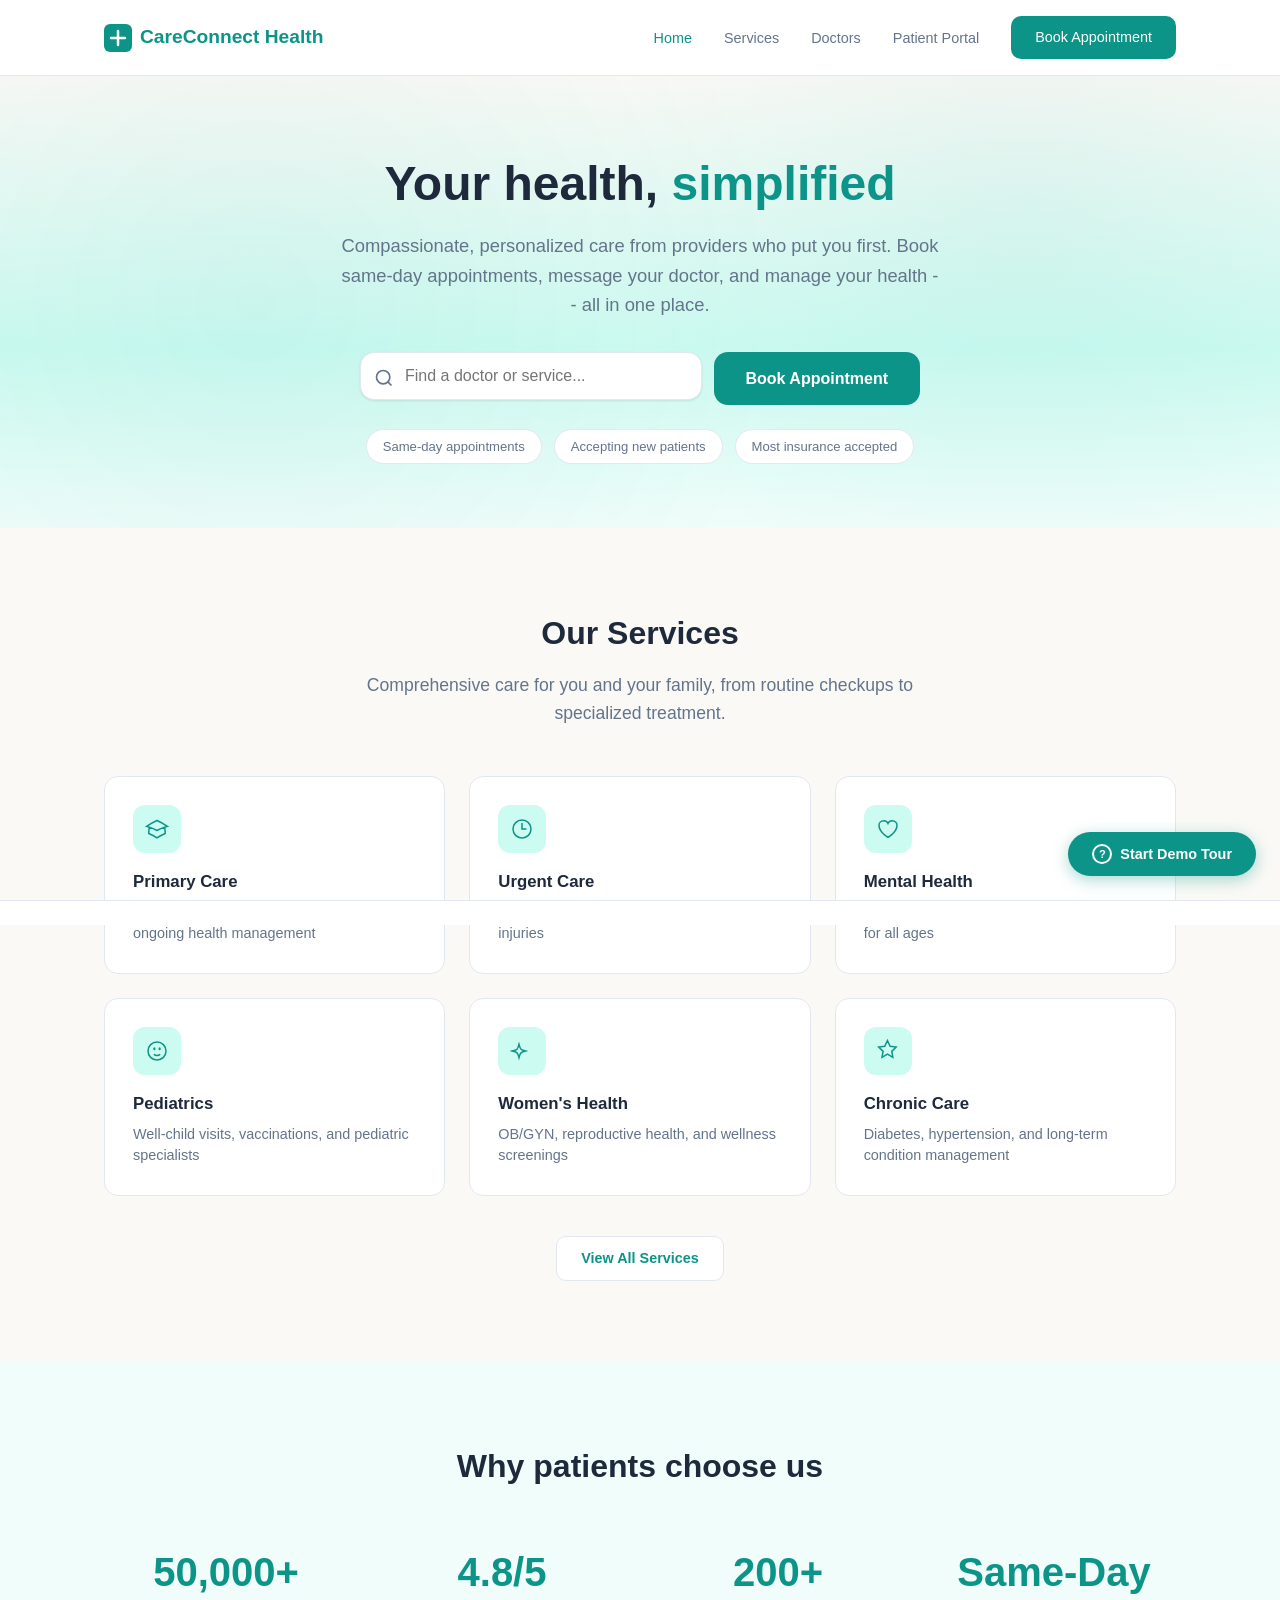
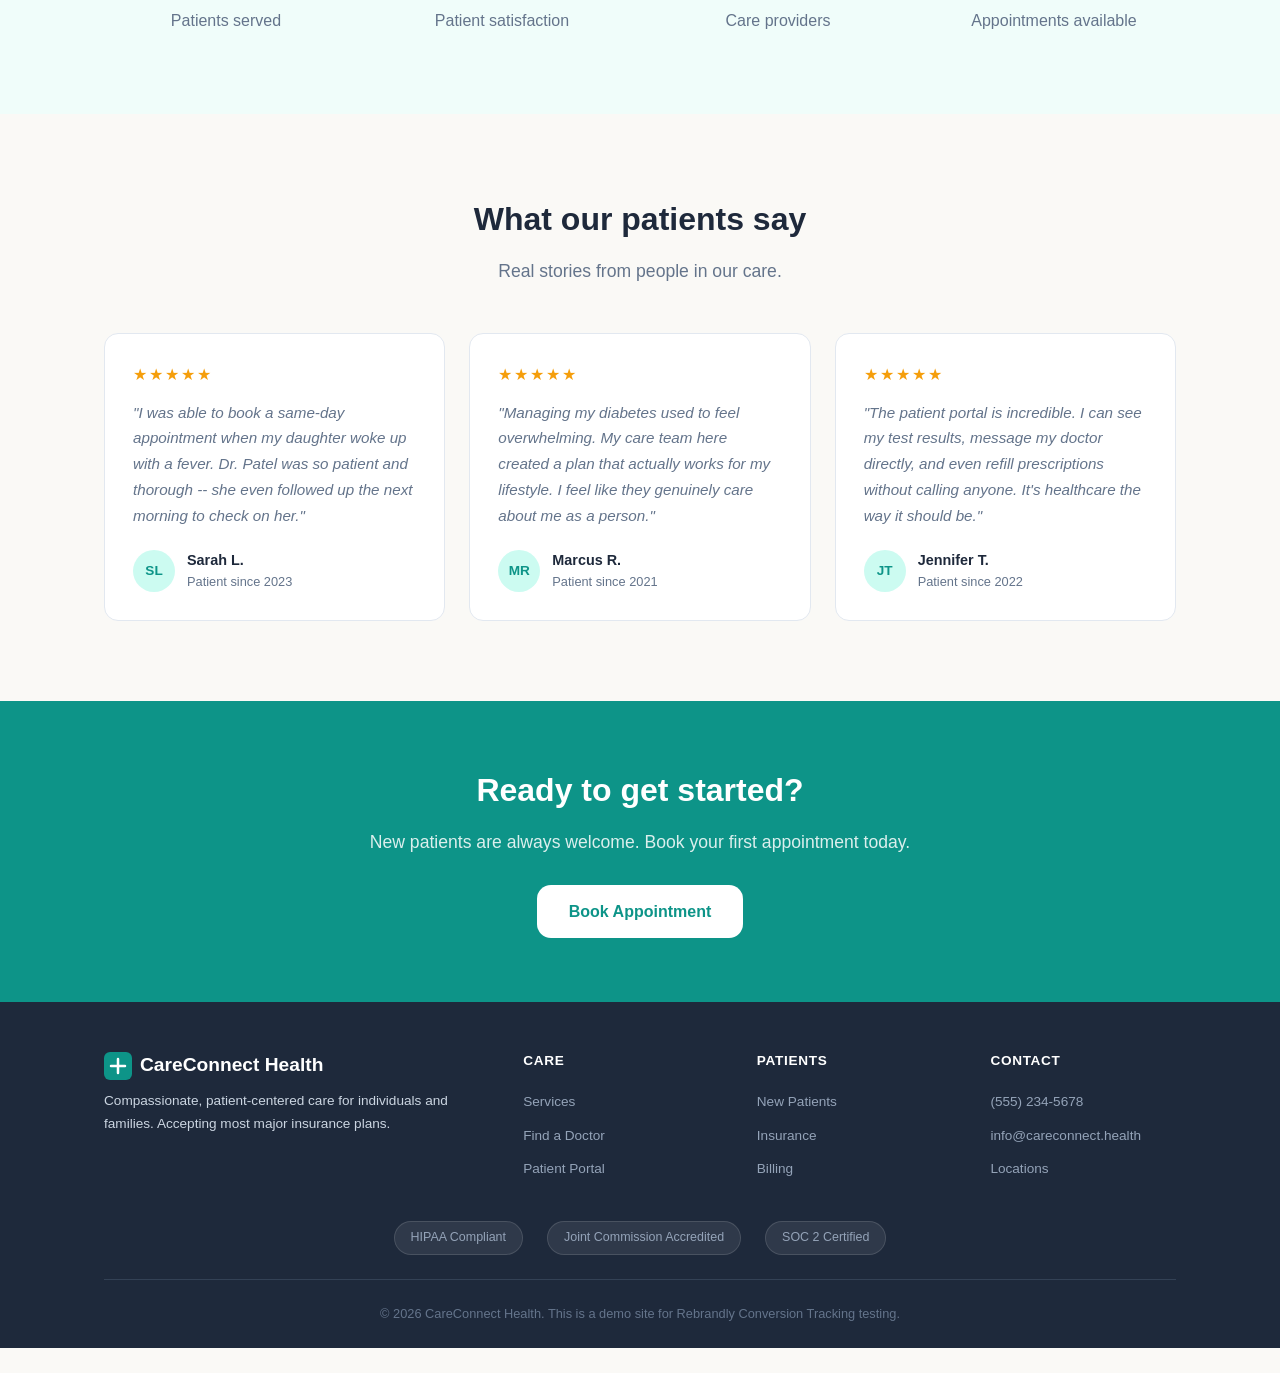
<file: index.html>
<!DOCTYPE html>
<html lang="en">
<head>
  <meta charset="UTF-8">
  <meta name="viewport" content="width=device-width, initial-scale=1.0">
  <title>CareConnect Health - Your Health, Simplified</title>
  <link rel="stylesheet" href="style.css">
  <link rel="stylesheet" href="tour.css">
  <!-- REBRANDLY CONVERSION TRACKING -->
  <script src="https://track.rebrandly.click/sdk/latest/rbly.min.js" data-api-key="433200b2fd6141da82f1bd3d49b8dce8"></script>
</head>
<body>

  <!-- Nav -->
  <nav class="nav">
    <div class="container">
      <a href="index.html" class="nav-logo">
        <svg viewBox="0 0 28 28" fill="none"><rect width="28" height="28" rx="6" fill="#0d9488"/><path d="M14 7v14M7 14h14" stroke="#fff" stroke-width="2.5" stroke-linecap="round"/></svg>
        CareConnect Health
      </a>
      <ul class="nav-links">
        <li><a href="index.html" class="active">Home</a></li>
        <li><a href="services.html">Services</a></li>
        <li><a href="doctors.html">Doctors</a></li>
        <li><a href="patient-portal.html">Patient Portal</a></li>
        <li><a href="signup.html" class="btn btn-primary">Book Appointment</a></li>
      </ul>
    </div>
  </nav>

  <!-- Hero -->
  <section class="hero">
    <div class="container">
      <div class="hero-content">
        <h1>Your health, <span>simplified</span></h1>
        <p>Compassionate, personalized care from providers who put you first. Book same-day appointments, message your doctor, and manage your health -- all in one place.</p>
        <div class="hero-search">
          <div class="search-input-wrapper">
            <svg class="search-icon" viewBox="0 0 24 24" fill="none" stroke="currentColor" stroke-width="2"><circle cx="11" cy="11" r="8"/><path d="M21 21l-4.35-4.35"/></svg>
            <input type="text" class="search-input" placeholder="Find a doctor or service..." disabled>
          </div>
          <a href="signup.html" class="btn btn-primary btn-large">Book Appointment</a>
        </div>
        <div class="hero-badges">
          <span class="hero-badge">Same-day appointments</span>
          <span class="hero-badge">Accepting new patients</span>
          <span class="hero-badge">Most insurance accepted</span>
        </div>
      </div>
    </div>
  </section>

  <!-- Services Overview -->
  <section class="section" id="services-section">
    <div class="container">
      <div class="section-header">
        <h2>Our Services</h2>
        <p>Comprehensive care for you and your family, from routine checkups to specialized treatment.</p>
      </div>
      <div class="services-grid">
        <a href="services.html" class="service-card">
          <div class="service-icon">
            <svg viewBox="0 0 24 24" fill="none" stroke="currentColor" stroke-width="1.5"><path d="M4.26 10.147a60.436 60.436 0 00-.491 6.347A48.627 48.627 0 0112 20.904a48.627 48.627 0 018.232-4.41 60.46 60.46 0 00-.491-6.347m-15.482 0a50.57 50.57 0 00-2.658-.813A59.905 59.905 0 0112 3.493a59.902 59.902 0 0110.399 5.84c-.896.248-1.783.52-2.658.814m-15.482 0A50.697 50.697 0 0112 13.489a50.702 50.702 0 017.74-3.342"/></svg>
          </div>
          <h3>Primary Care</h3>
          <p>Annual physicals, wellness visits, and ongoing health management</p>
        </a>
        <a href="services.html" class="service-card">
          <div class="service-icon">
            <svg viewBox="0 0 24 24" fill="none" stroke="currentColor" stroke-width="1.5"><path d="M12 6v6h4.5m4.5 0a9 9 0 11-18 0 9 9 0 0118 0z"/></svg>
          </div>
          <h3>Urgent Care</h3>
          <p>Walk-in care for non-emergency illness and injuries</p>
        </a>
        <a href="services.html" class="service-card">
          <div class="service-icon">
            <svg viewBox="0 0 24 24" fill="none" stroke="currentColor" stroke-width="1.5"><path d="M21 8.25c0-2.485-2.099-4.5-4.688-4.5-1.935 0-3.597 1.126-4.312 2.733-.715-1.607-2.377-2.733-4.313-2.733C5.1 3.75 3 5.765 3 8.25c0 7.22 9 12 9 12s9-4.78 9-12z"/></svg>
          </div>
          <h3>Mental Health</h3>
          <p>Therapy, counseling, and psychiatric care for all ages</p>
        </a>
        <a href="services.html" class="service-card">
          <div class="service-icon">
            <svg viewBox="0 0 24 24" fill="none" stroke="currentColor" stroke-width="1.5"><path d="M15.182 15.182a4.5 4.5 0 01-6.364 0M21 12a9 9 0 11-18 0 9 9 0 0118 0zM9.75 9.75c0 .414-.168.75-.375.75S9 10.164 9 9.75 9.168 9 9.375 9s.375.336.375.75zm-.375 0h.008v.015h-.008V9.75zm5.625 0c0 .414-.168.75-.375.75s-.375-.336-.375-.75.168-.75.375-.75.375.336.375.75zm-.375 0h.008v.015h-.008V9.75z"/></svg>
          </div>
          <h3>Pediatrics</h3>
          <p>Well-child visits, vaccinations, and pediatric specialists</p>
        </a>
        <a href="services.html" class="service-card">
          <div class="service-icon">
            <svg viewBox="0 0 24 24" fill="none" stroke="currentColor" stroke-width="1.5"><path d="M9.813 15.904L9 18.75l-.813-2.846a4.5 4.5 0 00-3.09-3.09L2.25 12l2.846-.813a4.5 4.5 0 003.09-3.09L9 5.25l.813 2.846a4.5 4.5 0 003.09 3.09L15.75 12l-2.846.813a4.5 4.5 0 00-3.09 3.09z"/></svg>
          </div>
          <h3>Women's Health</h3>
          <p>OB/GYN, reproductive health, and wellness screenings</p>
        </a>
        <a href="services.html" class="service-card">
          <div class="service-icon">
            <svg viewBox="0 0 24 24" fill="none" stroke="currentColor" stroke-width="1.5"><path d="M11.42 15.17l-5.384 3.174 1.028-5.992-4.356-4.246 6.018-.874L11.42 1.5l2.692 5.732 6.018.874-4.356 4.246 1.028 5.992z"/></svg>
          </div>
          <h3>Chronic Care</h3>
          <p>Diabetes, hypertension, and long-term condition management</p>
        </a>
      </div>
      <div class="section-footer">
        <a href="services.html" class="btn btn-secondary">View All Services</a>
      </div>
    </div>
  </section>

  <!-- Stats -->
  <section class="section section-alt">
    <div class="container">
      <div class="section-header">
        <h2>Why patients choose us</h2>
      </div>
      <div class="stats-row">
        <div class="stat">
          <h3>50,000+</h3>
          <p>Patients served</p>
        </div>
        <div class="stat">
          <h3>4.8/5</h3>
          <p>Patient satisfaction</p>
        </div>
        <div class="stat">
          <h3>200+</h3>
          <p>Care providers</p>
        </div>
        <div class="stat">
          <h3>Same-Day</h3>
          <p>Appointments available</p>
        </div>
      </div>
    </div>
  </section>

  <!-- Testimonials -->
  <section class="section">
    <div class="container">
      <div class="section-header">
        <h2>What our patients say</h2>
        <p>Real stories from people in our care.</p>
      </div>
      <div class="testimonial-grid">
        <div class="testimonial-card">
          <div class="testimonial-stars">
            <span>&#9733;</span><span>&#9733;</span><span>&#9733;</span><span>&#9733;</span><span>&#9733;</span>
          </div>
          <blockquote>"I was able to book a same-day appointment when my daughter woke up with a fever. Dr. Patel was so patient and thorough -- she even followed up the next morning to check on her."</blockquote>
          <div class="testimonial-author">
            <div class="testimonial-avatar">SL</div>
            <div>
              <div class="testimonial-name">Sarah L.</div>
              <div class="testimonial-role">Patient since 2023</div>
            </div>
          </div>
        </div>
        <div class="testimonial-card">
          <div class="testimonial-stars">
            <span>&#9733;</span><span>&#9733;</span><span>&#9733;</span><span>&#9733;</span><span>&#9733;</span>
          </div>
          <blockquote>"Managing my diabetes used to feel overwhelming. My care team here created a plan that actually works for my lifestyle. I feel like they genuinely care about me as a person."</blockquote>
          <div class="testimonial-author">
            <div class="testimonial-avatar">MR</div>
            <div>
              <div class="testimonial-name">Marcus R.</div>
              <div class="testimonial-role">Patient since 2021</div>
            </div>
          </div>
        </div>
        <div class="testimonial-card">
          <div class="testimonial-stars">
            <span>&#9733;</span><span>&#9733;</span><span>&#9733;</span><span>&#9733;</span><span>&#9733;</span>
          </div>
          <blockquote>"The patient portal is incredible. I can see my test results, message my doctor directly, and even refill prescriptions without calling anyone. It's healthcare the way it should be."</blockquote>
          <div class="testimonial-author">
            <div class="testimonial-avatar">JT</div>
            <div>
              <div class="testimonial-name">Jennifer T.</div>
              <div class="testimonial-role">Patient since 2022</div>
            </div>
          </div>
        </div>
      </div>
    </div>
  </section>

  <!-- CTA -->
  <section class="cta-banner">
    <div class="container">
      <h2>Ready to get started?</h2>
      <p>New patients are always welcome. Book your first appointment today.</p>
      <a href="signup.html" class="btn btn-primary btn-large">Book Appointment</a>
    </div>
  </section>

  <!-- Footer -->
  <footer class="footer">
    <div class="container">
      <div class="footer-grid">
        <div class="footer-brand">
          <div class="nav-logo" style="color:#fff;">
            <svg viewBox="0 0 28 28" fill="none"><rect width="28" height="28" rx="6" fill="#0d9488"/><path d="M14 7v14M7 14h14" stroke="#fff" stroke-width="2.5" stroke-linecap="round"/></svg>
            CareConnect Health
          </div>
          <p>Compassionate, patient-centered care for individuals and families. Accepting most major insurance plans.</p>
        </div>
        <div>
          <h4>Care</h4>
          <ul>
            <li><a href="services.html">Services</a></li>
            <li><a href="doctors.html">Find a Doctor</a></li>
            <li><a href="patient-portal.html">Patient Portal</a></li>
          </ul>
        </div>
        <div>
          <h4>Patients</h4>
          <ul>
            <li><a href="signup.html">New Patients</a></li>
            <li><a href="#">Insurance</a></li>
            <li><a href="#">Billing</a></li>
          </ul>
        </div>
        <div>
          <h4>Contact</h4>
          <ul>
            <li><a href="#">(555) 234-5678</a></li>
            <li><a href="#">info@careconnect.health</a></li>
            <li><a href="#">Locations</a></li>
          </ul>
        </div>
      </div>
      <div class="footer-trust">
        <span class="trust-badge">HIPAA Compliant</span>
        <span class="trust-badge">Joint Commission Accredited</span>
        <span class="trust-badge">SOC 2 Certified</span>
      </div>
      <div class="footer-bottom">
        &copy; 2026 CareConnect Health. This is a demo site for Rebrandly Conversion Tracking testing.
      </div>
    </div>
  </footer>

  <script src="app.js"></script>
  <script src="tour.js"></script>
</body>
</html>
</file>
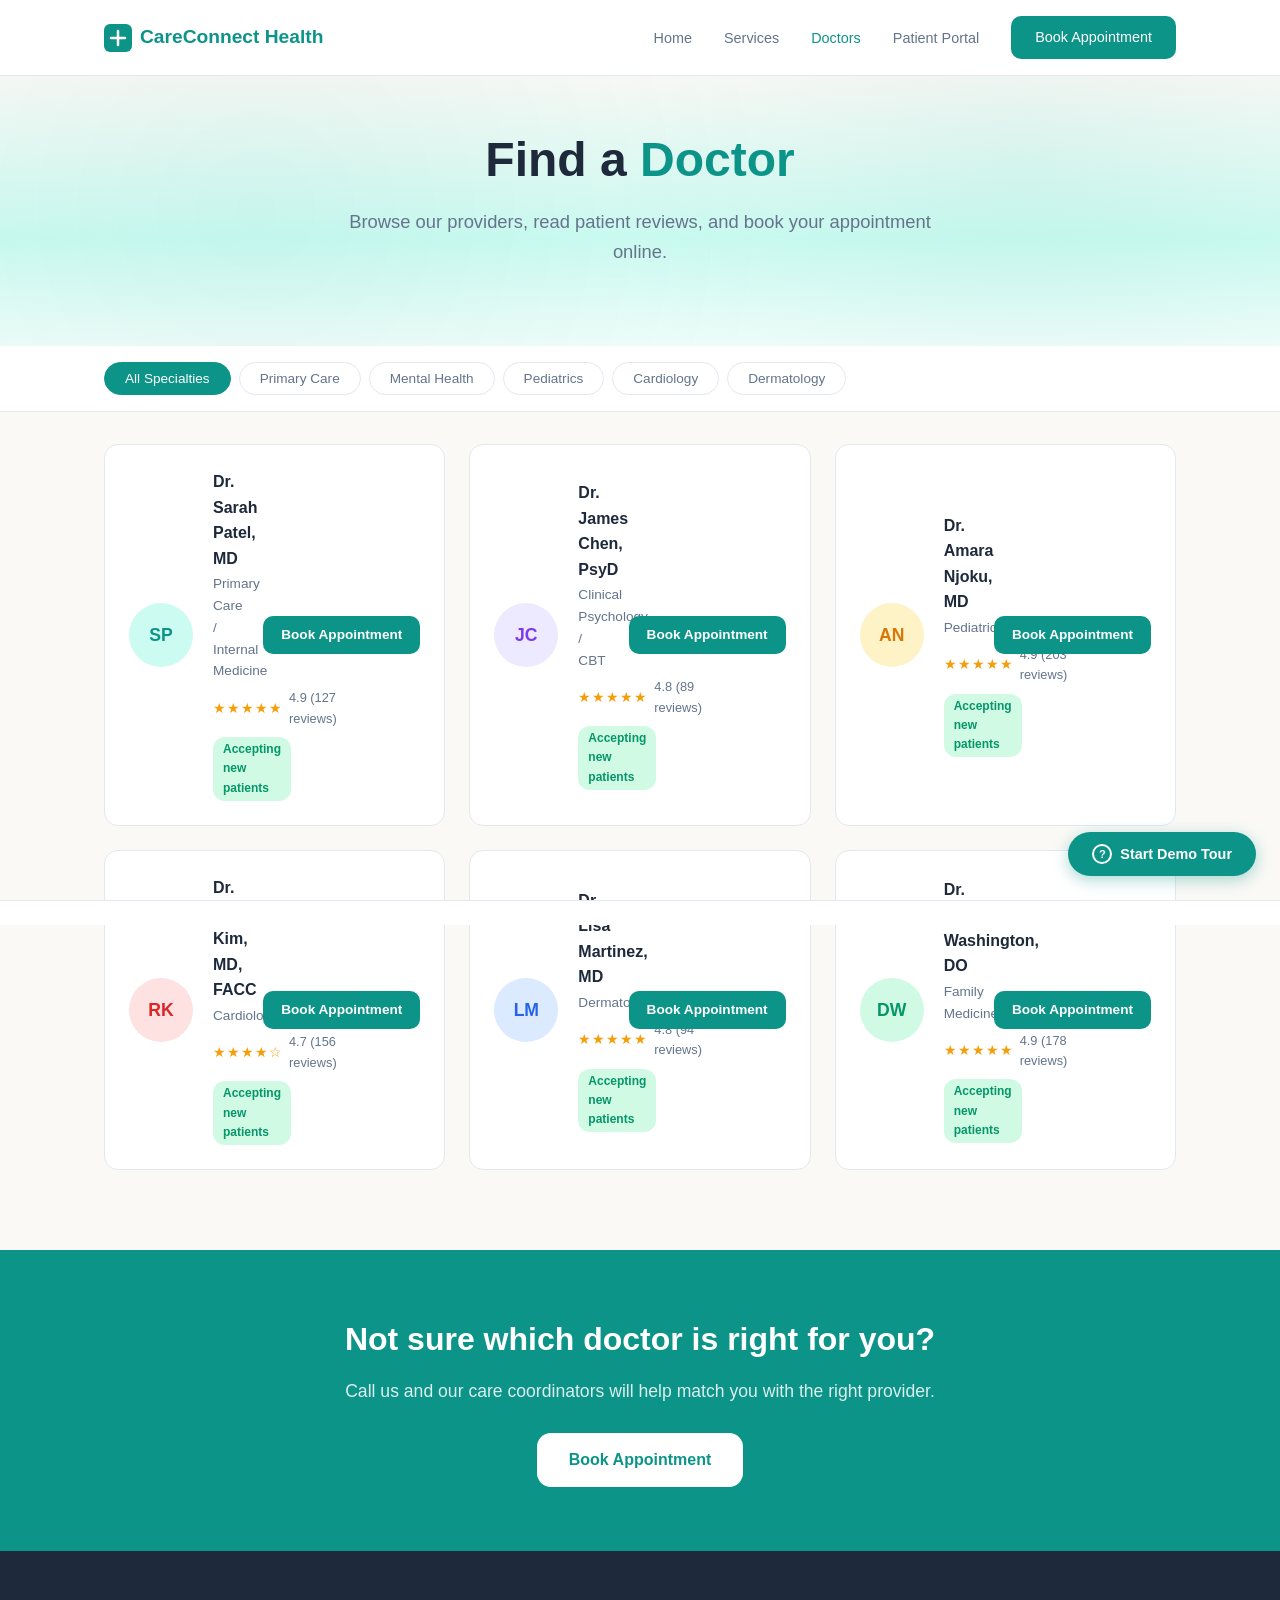
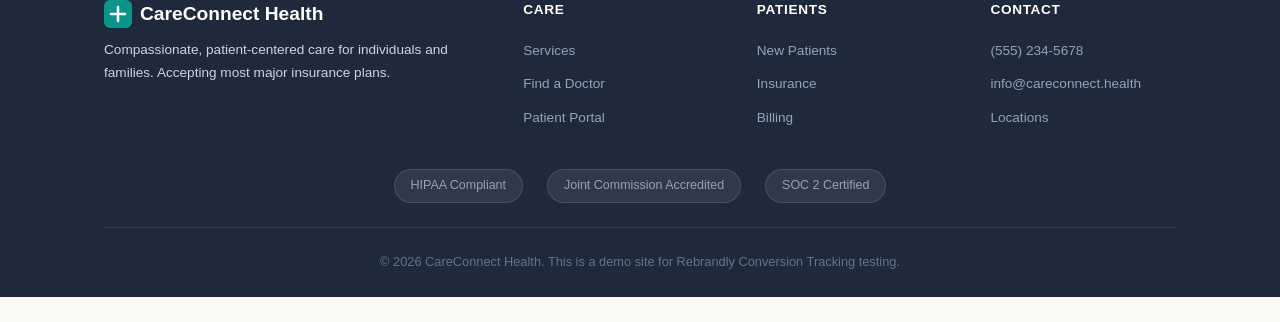
<file: doctors.html>
<!DOCTYPE html>
<html lang="en">
<head>
  <meta charset="UTF-8">
  <meta name="viewport" content="width=device-width, initial-scale=1.0">
  <title>Find a Doctor - CareConnect Health</title>
  <link rel="stylesheet" href="style.css">
  <link rel="stylesheet" href="tour.css">
  <!-- REBRANDLY CONVERSION TRACKING -->
  <script src="https://track.rebrandly.click/sdk/latest/rbly.min.js" data-api-key="433200b2fd6141da82f1bd3d49b8dce8"></script>
</head>
<body>

  <!-- Nav -->
  <nav class="nav">
    <div class="container">
      <a href="index.html" class="nav-logo">
        <svg viewBox="0 0 28 28" fill="none"><rect width="28" height="28" rx="6" fill="#0d9488"/><path d="M14 7v14M7 14h14" stroke="#fff" stroke-width="2.5" stroke-linecap="round"/></svg>
        CareConnect Health
      </a>
      <ul class="nav-links">
        <li><a href="index.html">Home</a></li>
        <li><a href="services.html">Services</a></li>
        <li><a href="doctors.html" class="active">Doctors</a></li>
        <li><a href="patient-portal.html">Patient Portal</a></li>
        <li><a href="signup.html" class="btn btn-primary">Book Appointment</a></li>
      </ul>
    </div>
  </nav>

  <!-- Hero -->
  <section class="hero hero-compact">
    <div class="container">
      <h1>Find a <span>Doctor</span></h1>
      <p>Browse our providers, read patient reviews, and book your appointment online.</p>
    </div>
  </section>

  <!-- Filter Bar -->
  <section class="filter-section">
    <div class="container">
      <div class="filter-bar" id="doctor-filters">
        <button class="filter-btn active" data-filter="all">All Specialties</button>
        <button class="filter-btn" data-filter="primary-care">Primary Care</button>
        <button class="filter-btn" data-filter="mental-health">Mental Health</button>
        <button class="filter-btn" data-filter="pediatrics">Pediatrics</button>
        <button class="filter-btn" data-filter="cardiology">Cardiology</button>
        <button class="filter-btn" data-filter="dermatology">Dermatology</button>
      </div>
    </div>
  </section>

  <!-- Doctor Cards -->
  <section class="section" style="padding-top: 32px;">
    <div class="container">
      <div class="doctors-grid" id="doctors-grid">

        <div class="doctor-card" data-specialty="primary-care">
          <div class="doctor-avatar" style="background-color: #ccfbf1; color: #0d9488;">SP</div>
          <div class="doctor-info">
            <h3>Dr. Sarah Patel, MD</h3>
            <p class="doctor-specialty">Primary Care / Internal Medicine</p>
            <div class="doctor-rating">
              <span class="stars">&#9733;&#9733;&#9733;&#9733;&#9733;</span>
              <span class="rating-text">4.9 (127 reviews)</span>
            </div>
            <span class="doctor-badge accepting">Accepting new patients</span>
          </div>
          <a href="signup.html" class="btn btn-primary btn-small">Book Appointment</a>
        </div>

        <div class="doctor-card" data-specialty="mental-health">
          <div class="doctor-avatar" style="background-color: #ede9fe; color: #7c3aed;">JC</div>
          <div class="doctor-info">
            <h3>Dr. James Chen, PsyD</h3>
            <p class="doctor-specialty">Clinical Psychology / CBT</p>
            <div class="doctor-rating">
              <span class="stars">&#9733;&#9733;&#9733;&#9733;&#9733;</span>
              <span class="rating-text">4.8 (89 reviews)</span>
            </div>
            <span class="doctor-badge accepting">Accepting new patients</span>
          </div>
          <a href="signup.html" class="btn btn-primary btn-small">Book Appointment</a>
        </div>

        <div class="doctor-card" data-specialty="pediatrics">
          <div class="doctor-avatar" style="background-color: #fef3c7; color: #d97706;">AN</div>
          <div class="doctor-info">
            <h3>Dr. Amara Njoku, MD</h3>
            <p class="doctor-specialty">Pediatrics</p>
            <div class="doctor-rating">
              <span class="stars">&#9733;&#9733;&#9733;&#9733;&#9733;</span>
              <span class="rating-text">4.9 (203 reviews)</span>
            </div>
            <span class="doctor-badge accepting">Accepting new patients</span>
          </div>
          <a href="signup.html" class="btn btn-primary btn-small">Book Appointment</a>
        </div>

        <div class="doctor-card" data-specialty="cardiology">
          <div class="doctor-avatar" style="background-color: #fee2e2; color: #dc2626;">RK</div>
          <div class="doctor-info">
            <h3>Dr. Robert Kim, MD, FACC</h3>
            <p class="doctor-specialty">Cardiology</p>
            <div class="doctor-rating">
              <span class="stars">&#9733;&#9733;&#9733;&#9733;&#9734;</span>
              <span class="rating-text">4.7 (156 reviews)</span>
            </div>
            <span class="doctor-badge accepting">Accepting new patients</span>
          </div>
          <a href="signup.html" class="btn btn-primary btn-small">Book Appointment</a>
        </div>

        <div class="doctor-card" data-specialty="dermatology">
          <div class="doctor-avatar" style="background-color: #dbeafe; color: #2563eb;">LM</div>
          <div class="doctor-info">
            <h3>Dr. Lisa Martinez, MD</h3>
            <p class="doctor-specialty">Dermatology</p>
            <div class="doctor-rating">
              <span class="stars">&#9733;&#9733;&#9733;&#9733;&#9733;</span>
              <span class="rating-text">4.8 (94 reviews)</span>
            </div>
            <span class="doctor-badge accepting">Accepting new patients</span>
          </div>
          <a href="signup.html" class="btn btn-primary btn-small">Book Appointment</a>
        </div>

        <div class="doctor-card" data-specialty="primary-care">
          <div class="doctor-avatar" style="background-color: #d1fae5; color: #059669;">DW</div>
          <div class="doctor-info">
            <h3>Dr. David Washington, DO</h3>
            <p class="doctor-specialty">Family Medicine</p>
            <div class="doctor-rating">
              <span class="stars">&#9733;&#9733;&#9733;&#9733;&#9733;</span>
              <span class="rating-text">4.9 (178 reviews)</span>
            </div>
            <span class="doctor-badge accepting">Accepting new patients</span>
          </div>
          <a href="signup.html" class="btn btn-primary btn-small">Book Appointment</a>
        </div>

      </div>
    </div>
  </section>

  <!-- CTA -->
  <section class="cta-banner">
    <div class="container">
      <h2>Not sure which doctor is right for you?</h2>
      <p>Call us and our care coordinators will help match you with the right provider.</p>
      <a href="signup.html" class="btn btn-primary btn-large">Book Appointment</a>
    </div>
  </section>

  <!-- Footer -->
  <footer class="footer">
    <div class="container">
      <div class="footer-grid">
        <div class="footer-brand">
          <div class="nav-logo" style="color:#fff;">
            <svg viewBox="0 0 28 28" fill="none"><rect width="28" height="28" rx="6" fill="#0d9488"/><path d="M14 7v14M7 14h14" stroke="#fff" stroke-width="2.5" stroke-linecap="round"/></svg>
            CareConnect Health
          </div>
          <p>Compassionate, patient-centered care for individuals and families. Accepting most major insurance plans.</p>
        </div>
        <div>
          <h4>Care</h4>
          <ul>
            <li><a href="services.html">Services</a></li>
            <li><a href="doctors.html">Find a Doctor</a></li>
            <li><a href="patient-portal.html">Patient Portal</a></li>
          </ul>
        </div>
        <div>
          <h4>Patients</h4>
          <ul>
            <li><a href="signup.html">New Patients</a></li>
            <li><a href="#">Insurance</a></li>
            <li><a href="#">Billing</a></li>
          </ul>
        </div>
        <div>
          <h4>Contact</h4>
          <ul>
            <li><a href="#">(555) 234-5678</a></li>
            <li><a href="#">info@careconnect.health</a></li>
            <li><a href="#">Locations</a></li>
          </ul>
        </div>
      </div>
      <div class="footer-trust">
        <span class="trust-badge">HIPAA Compliant</span>
        <span class="trust-badge">Joint Commission Accredited</span>
        <span class="trust-badge">SOC 2 Certified</span>
      </div>
      <div class="footer-bottom">
        &copy; 2026 CareConnect Health. This is a demo site for Rebrandly Conversion Tracking testing.
      </div>
    </div>
  </footer>

  <script src="app.js"></script>
  <script src="tour.js"></script>
</body>
</html>
</file>
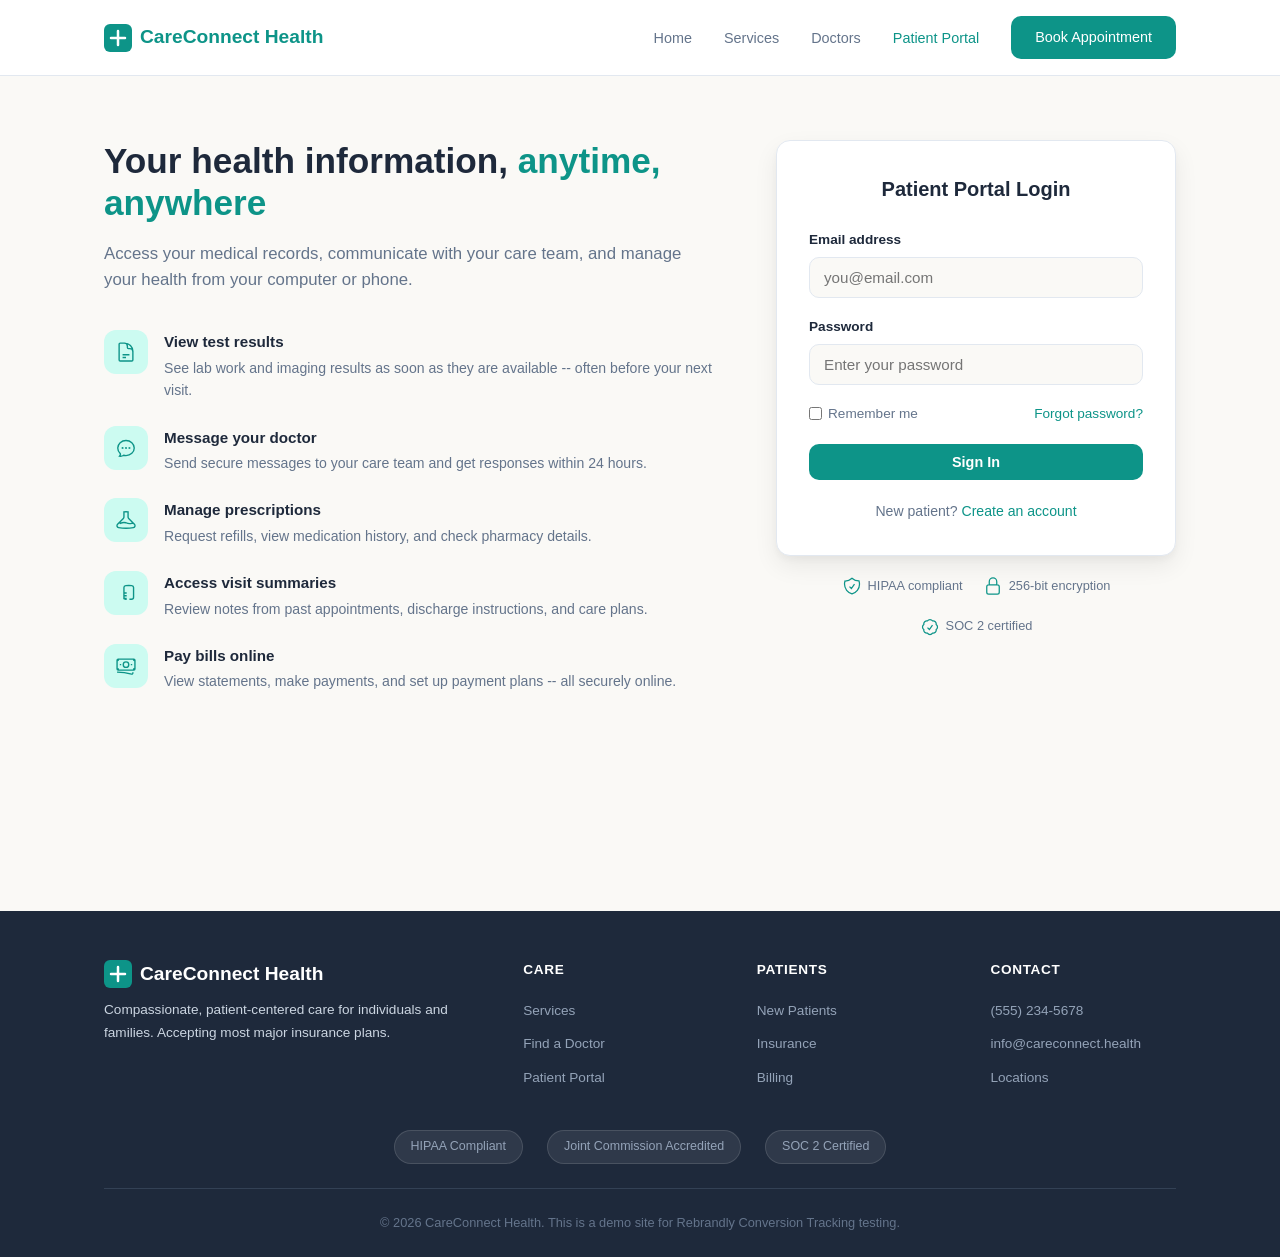
<file: patient-portal.html>
<!DOCTYPE html>
<html lang="en">
<head>
  <meta charset="UTF-8">
  <meta name="viewport" content="width=device-width, initial-scale=1.0">
  <title>Patient Portal - CareConnect Health</title>
  <link rel="stylesheet" href="style.css">
  <link rel="stylesheet" href="tour.css">
  <!-- REBRANDLY CONVERSION TRACKING -->
  <script src="https://track.rebrandly.click/sdk/latest/rbly.min.js" data-api-key="433200b2fd6141da82f1bd3d49b8dce8"></script>
</head>
<body>

  <!-- Nav -->
  <nav class="nav">
    <div class="container">
      <a href="index.html" class="nav-logo">
        <svg viewBox="0 0 28 28" fill="none"><rect width="28" height="28" rx="6" fill="#0d9488"/><path d="M14 7v14M7 14h14" stroke="#fff" stroke-width="2.5" stroke-linecap="round"/></svg>
        CareConnect Health
      </a>
      <ul class="nav-links">
        <li><a href="index.html">Home</a></li>
        <li><a href="services.html">Services</a></li>
        <li><a href="doctors.html">Doctors</a></li>
        <li><a href="patient-portal.html" class="active">Patient Portal</a></li>
        <li><a href="signup.html" class="btn btn-primary">Book Appointment</a></li>
      </ul>
    </div>
  </nav>

  <!-- Portal Section -->
  <section class="portal-page">
    <div class="container">
      <div class="portal-layout">

        <!-- Left: Benefits -->
        <div class="portal-benefits">
          <h1>Your health information, <span>anytime, anywhere</span></h1>
          <p>Access your medical records, communicate with your care team, and manage your health from your computer or phone.</p>

          <div class="benefit-list">
            <div class="benefit-item">
              <div class="benefit-icon">
                <svg viewBox="0 0 24 24" fill="none" stroke="currentColor" stroke-width="1.5"><path d="M19.5 14.25v-2.625a3.375 3.375 0 00-3.375-3.375h-1.5A1.125 1.125 0 0113.5 7.125v-1.5a3.375 3.375 0 00-3.375-3.375H8.25m0 12.75h7.5m-7.5 3H12M10.5 2.25H5.625c-.621 0-1.125.504-1.125 1.125v17.25c0 .621.504 1.125 1.125 1.125h12.75c.621 0 1.125-.504 1.125-1.125V11.25a9 9 0 00-9-9z"/></svg>
              </div>
              <div>
                <h3>View test results</h3>
                <p>See lab work and imaging results as soon as they are available -- often before your next visit.</p>
              </div>
            </div>
            <div class="benefit-item">
              <div class="benefit-icon">
                <svg viewBox="0 0 24 24" fill="none" stroke="currentColor" stroke-width="1.5"><path d="M8.625 12a.375.375 0 11-.75 0 .375.375 0 01.75 0zm0 0H8.25m4.125 0a.375.375 0 11-.75 0 .375.375 0 01.75 0zm0 0H12m4.125 0a.375.375 0 11-.75 0 .375.375 0 01.75 0zm0 0h-.375M21 12c0 4.556-4.03 8.25-9 8.25a9.764 9.764 0 01-2.555-.337A5.972 5.972 0 015.41 20.97a5.969 5.969 0 01-.474-.065 4.48 4.48 0 00.978-2.025c.09-.457-.133-.901-.467-1.226C3.93 16.178 3 14.189 3 12c0-4.556 4.03-8.25 9-8.25s9 3.694 9 8.25z"/></svg>
              </div>
              <div>
                <h3>Message your doctor</h3>
                <p>Send secure messages to your care team and get responses within 24 hours.</p>
              </div>
            </div>
            <div class="benefit-item">
              <div class="benefit-icon">
                <svg viewBox="0 0 24 24" fill="none" stroke="currentColor" stroke-width="1.5"><path d="M9.75 3.104v5.714a2.25 2.25 0 01-.659 1.591L5 14.5M9.75 3.104c-.251.023-.501.05-.75.082m.75-.082a24.301 24.301 0 014.5 0m0 0v5.714c0 .597.237 1.17.659 1.591L19.8 15.3M14.25 3.104c.251.023.501.05.75.082M19.8 15.3l-1.57.393A9.065 9.065 0 0112 15a9.065 9.065 0 00-6.23.693L5 14.5m14.8.8l1.402 1.402c1.232 1.232.65 3.318-1.067 3.611A48.309 48.309 0 0112 21c-2.773 0-5.491-.235-8.135-.687-1.718-.293-2.3-2.379-1.067-3.61L5 14.5"/></svg>
              </div>
              <div>
                <h3>Manage prescriptions</h3>
                <p>Request refills, view medication history, and check pharmacy details.</p>
              </div>
            </div>
            <div class="benefit-item">
              <div class="benefit-icon">
                <svg viewBox="0 0 24 24" fill="none" stroke="currentColor" stroke-width="1.5"><path d="M9 12h3.75M9 15h3.75M9 18h3.75m3 .75H18a2.25 2.25 0 002.25-2.25V6.108c0-1.135-.845-2.098-1.976-2.192a48.424 48.424 0 00-6.548 0c-1.131.094-1.976 1.057-1.976 2.192V16.5A2.25 2.25 0 0012 18.75h.75"/></svg>
              </div>
              <div>
                <h3>Access visit summaries</h3>
                <p>Review notes from past appointments, discharge instructions, and care plans.</p>
              </div>
            </div>
            <div class="benefit-item">
              <div class="benefit-icon">
                <svg viewBox="0 0 24 24" fill="none" stroke="currentColor" stroke-width="1.5"><path d="M2.25 18.75a60.07 60.07 0 0115.797 2.101c.727.198 1.453-.342 1.453-1.096V18.75M3.75 4.5v.75A.75.75 0 013 6h-.75m0 0v-.375c0-.621.504-1.125 1.125-1.125H20.25M2.25 6v9m18-10.5v.75c0 .414.336.75.75.75h.75m-1.5-1.5h.375c.621 0 1.125.504 1.125 1.125v9.75c0 .621-.504 1.125-1.125 1.125h-.375m1.5-1.5H21a.75.75 0 00-.75.75v.75m0 0H3.75m0 0h-.375a1.125 1.125 0 01-1.125-1.125V15m1.5 1.5v-.75A.75.75 0 003 15h-.75M15 10.5a3 3 0 11-6 0 3 3 0 016 0zm3 0h.008v.008H18V10.5zm-12 0h.008v.008H6V10.5z"/></svg>
              </div>
              <div>
                <h3>Pay bills online</h3>
                <p>View statements, make payments, and set up payment plans -- all securely online.</p>
              </div>
            </div>
          </div>
        </div>

        <!-- Right: Login Form -->
        <div class="portal-login-wrapper">
          <div class="portal-login">
            <h2>Patient Portal Login</h2>
            <form class="portal-form">
              <div class="form-group">
                <label for="portal-email">Email address</label>
                <input type="email" id="portal-email" placeholder="you@email.com">
              </div>
              <div class="form-group">
                <label for="portal-password">Password</label>
                <input type="password" id="portal-password" placeholder="Enter your password">
              </div>
              <div class="form-check-row">
                <label class="form-check">
                  <input type="checkbox"> Remember me
                </label>
                <a href="#" class="form-link">Forgot password?</a>
              </div>
              <button type="button" class="btn btn-primary" style="width:100%; justify-content:center;">Sign In</button>
            </form>
            <div class="portal-signup-link">
              New patient? <a href="signup.html">Create an account</a>
            </div>
          </div>

          <!-- Trust Section -->
          <div class="portal-trust">
            <div class="portal-trust-item">
              <svg viewBox="0 0 24 24" fill="none" stroke="currentColor" stroke-width="1.5" width="20" height="20"><path d="M9 12.75L11.25 15 15 9.75m-3-7.036A11.959 11.959 0 013.598 6 11.99 11.99 0 003 9.749c0 5.592 3.824 10.29 9 11.623 5.176-1.332 9-6.03 9-11.622 0-1.31-.21-2.571-.598-3.751h-.152c-3.196 0-6.1-1.248-8.25-3.285z"/></svg>
              <span>HIPAA compliant</span>
            </div>
            <div class="portal-trust-item">
              <svg viewBox="0 0 24 24" fill="none" stroke="currentColor" stroke-width="1.5" width="20" height="20"><path d="M16.5 10.5V6.75a4.5 4.5 0 10-9 0v3.75m-.75 11.25h10.5a2.25 2.25 0 002.25-2.25v-6.75a2.25 2.25 0 00-2.25-2.25H6.75a2.25 2.25 0 00-2.25 2.25v6.75a2.25 2.25 0 002.25 2.25z"/></svg>
              <span>256-bit encryption</span>
            </div>
            <div class="portal-trust-item">
              <svg viewBox="0 0 24 24" fill="none" stroke="currentColor" stroke-width="1.5" width="20" height="20"><path d="M9 12.75L11.25 15 15 9.75M21 12c0 1.268-.63 2.39-1.593 3.068a3.745 3.745 0 01-1.043 3.296 3.745 3.745 0 01-3.296 1.043A3.745 3.745 0 0112 21c-1.268 0-2.39-.63-3.068-1.593a3.746 3.746 0 01-3.296-1.043 3.745 3.745 0 01-1.043-3.296A3.745 3.745 0 013 12c0-1.268.63-2.39 1.593-3.068a3.745 3.745 0 011.043-3.296 3.746 3.746 0 013.296-1.043A3.746 3.746 0 0112 3c1.268 0 2.39.63 3.068 1.593a3.746 3.746 0 013.296 1.043 3.746 3.746 0 011.043 3.296A3.745 3.745 0 0121 12z"/></svg>
              <span>SOC 2 certified</span>
            </div>
          </div>
        </div>

      </div>
    </div>
  </section>

  <!-- Footer -->
  <footer class="footer">
    <div class="container">
      <div class="footer-grid">
        <div class="footer-brand">
          <div class="nav-logo" style="color:#fff;">
            <svg viewBox="0 0 28 28" fill="none"><rect width="28" height="28" rx="6" fill="#0d9488"/><path d="M14 7v14M7 14h14" stroke="#fff" stroke-width="2.5" stroke-linecap="round"/></svg>
            CareConnect Health
          </div>
          <p>Compassionate, patient-centered care for individuals and families. Accepting most major insurance plans.</p>
        </div>
        <div>
          <h4>Care</h4>
          <ul>
            <li><a href="services.html">Services</a></li>
            <li><a href="doctors.html">Find a Doctor</a></li>
            <li><a href="patient-portal.html">Patient Portal</a></li>
          </ul>
        </div>
        <div>
          <h4>Patients</h4>
          <ul>
            <li><a href="signup.html">New Patients</a></li>
            <li><a href="#">Insurance</a></li>
            <li><a href="#">Billing</a></li>
          </ul>
        </div>
        <div>
          <h4>Contact</h4>
          <ul>
            <li><a href="#">(555) 234-5678</a></li>
            <li><a href="#">info@careconnect.health</a></li>
            <li><a href="#">Locations</a></li>
          </ul>
        </div>
      </div>
      <div class="footer-trust">
        <span class="trust-badge">HIPAA Compliant</span>
        <span class="trust-badge">Joint Commission Accredited</span>
        <span class="trust-badge">SOC 2 Certified</span>
      </div>
      <div class="footer-bottom">
        &copy; 2026 CareConnect Health. This is a demo site for Rebrandly Conversion Tracking testing.
      </div>
    </div>
  </footer>

  <script src="app.js"></script>
  <script src="tour.js"></script>
</body>
</html>
</file>
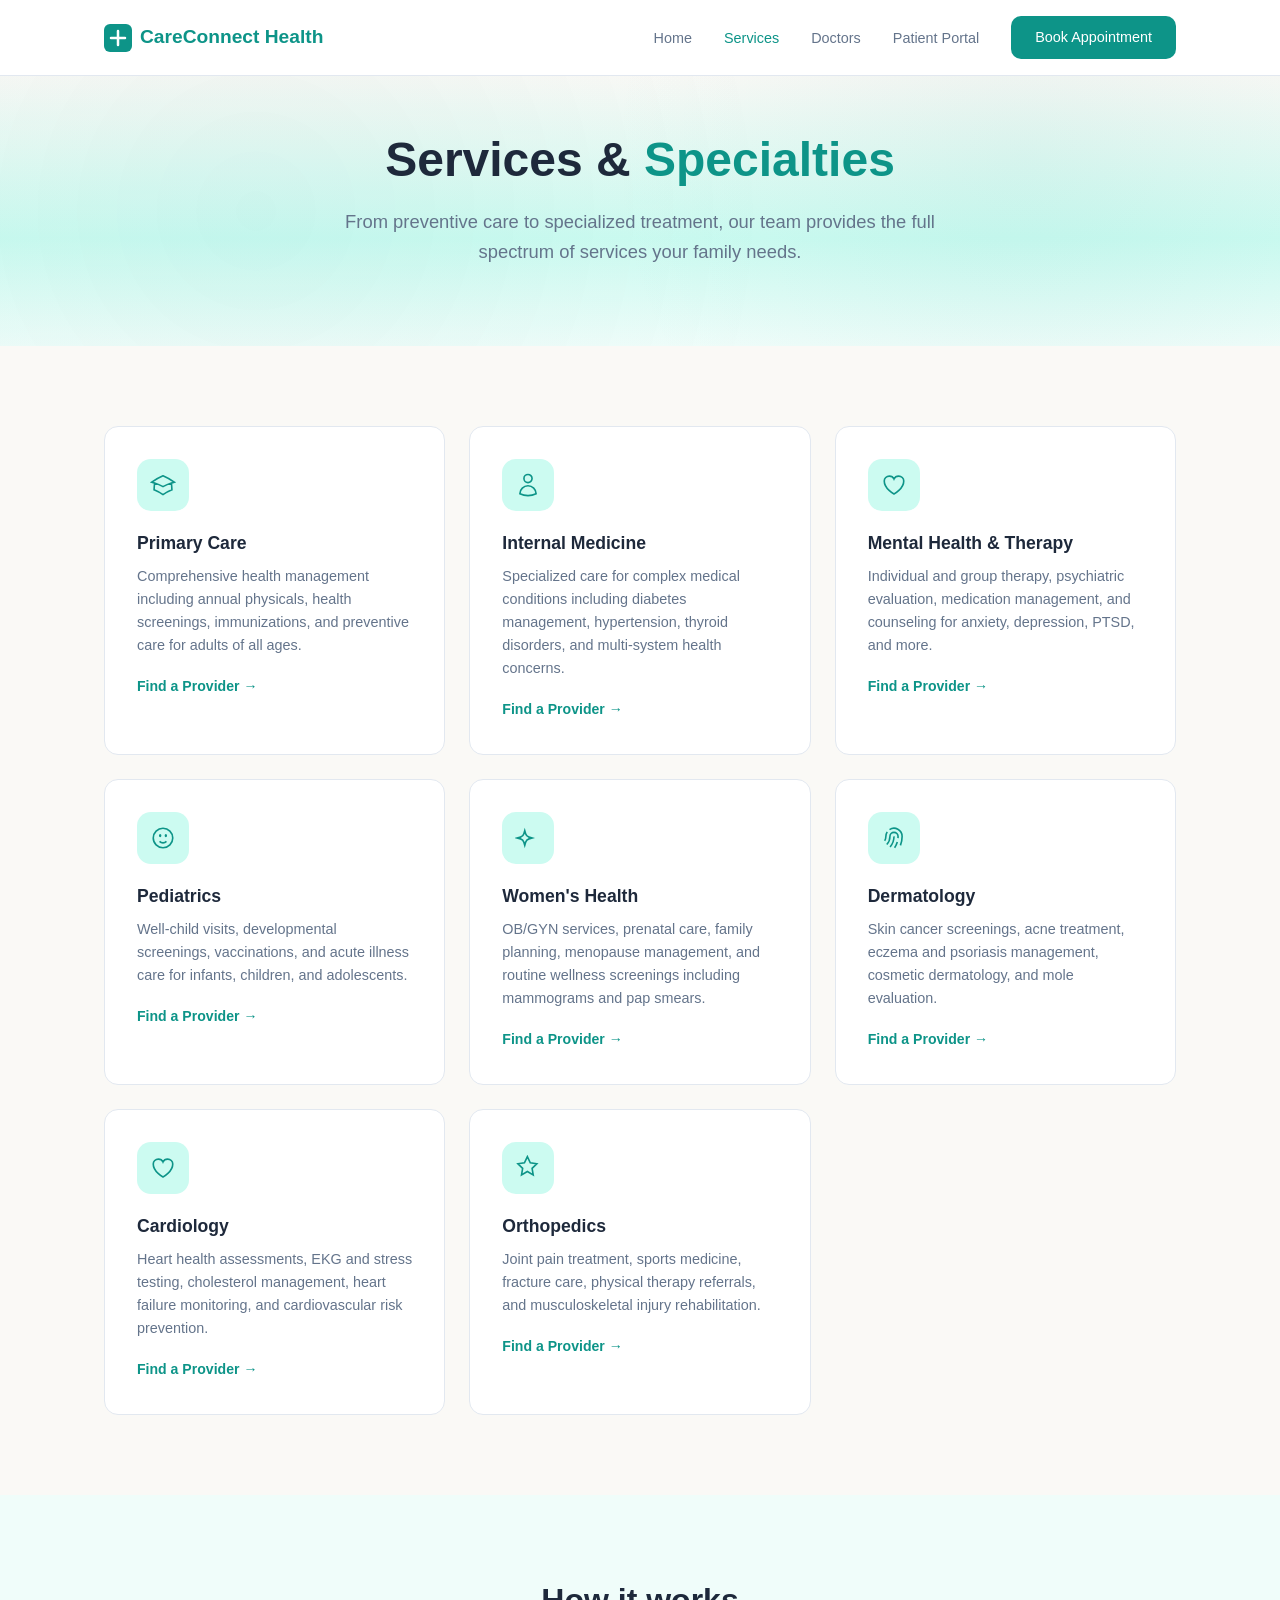
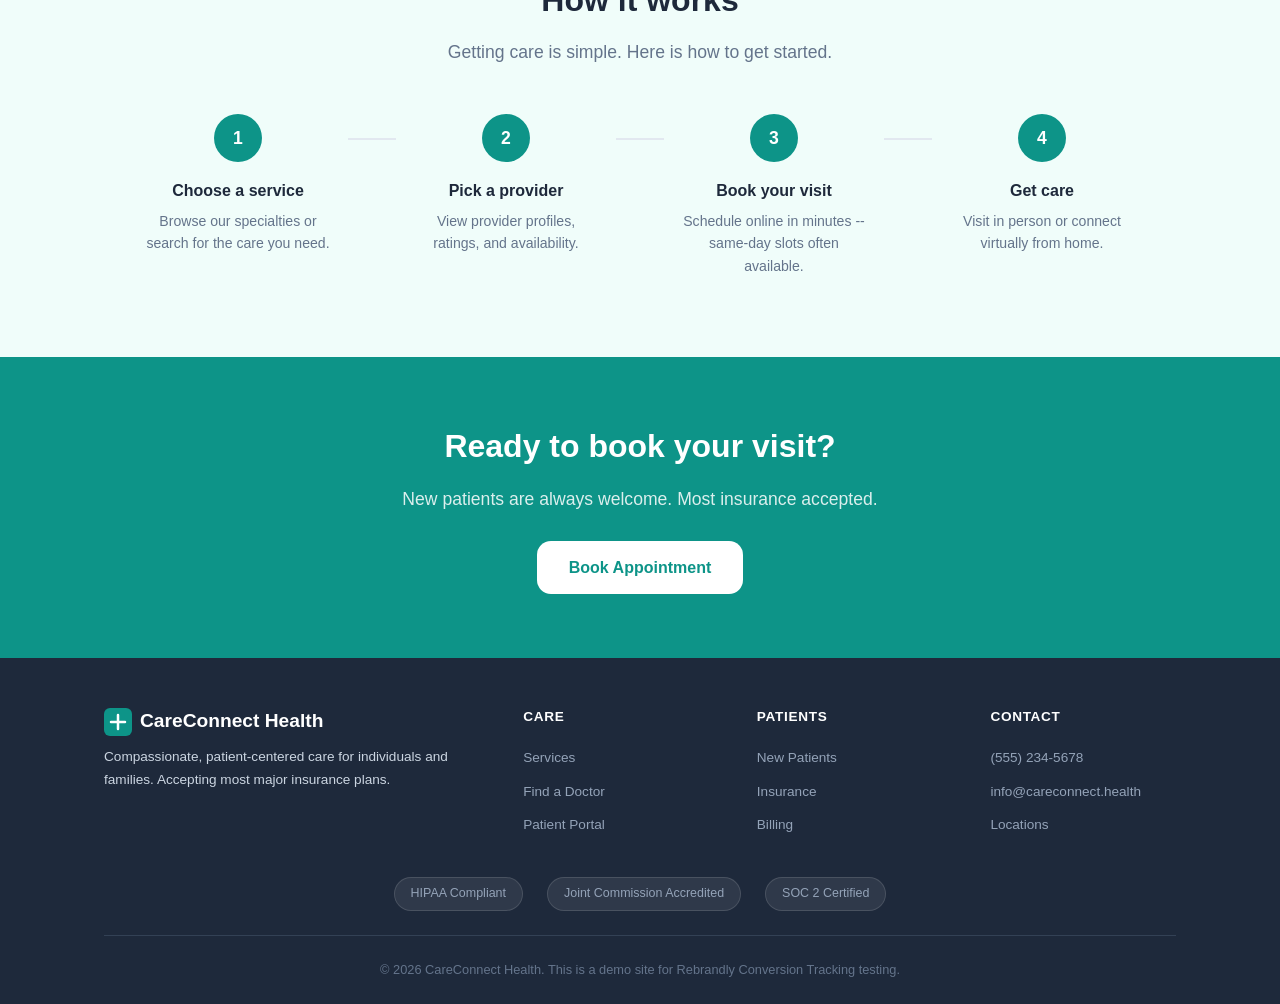
<file: services.html>
<!DOCTYPE html>
<html lang="en">
<head>
  <meta charset="UTF-8">
  <meta name="viewport" content="width=device-width, initial-scale=1.0">
  <title>Services & Specialties - CareConnect Health</title>
  <link rel="stylesheet" href="style.css">
  <link rel="stylesheet" href="tour.css">
  <!-- REBRANDLY CONVERSION TRACKING -->
  <script src="https://track.rebrandly.click/sdk/latest/rbly.min.js" data-api-key="433200b2fd6141da82f1bd3d49b8dce8"></script>
</head>
<body>

  <!-- Nav -->
  <nav class="nav">
    <div class="container">
      <a href="index.html" class="nav-logo">
        <svg viewBox="0 0 28 28" fill="none"><rect width="28" height="28" rx="6" fill="#0d9488"/><path d="M14 7v14M7 14h14" stroke="#fff" stroke-width="2.5" stroke-linecap="round"/></svg>
        CareConnect Health
      </a>
      <ul class="nav-links">
        <li><a href="index.html">Home</a></li>
        <li><a href="services.html" class="active">Services</a></li>
        <li><a href="doctors.html">Doctors</a></li>
        <li><a href="patient-portal.html">Patient Portal</a></li>
        <li><a href="signup.html" class="btn btn-primary">Book Appointment</a></li>
      </ul>
    </div>
  </nav>

  <!-- Hero -->
  <section class="hero hero-compact">
    <div class="container">
      <h1>Services & <span>Specialties</span></h1>
      <p>From preventive care to specialized treatment, our team provides the full spectrum of services your family needs.</p>
    </div>
  </section>

  <!-- Specialties Grid -->
  <section class="section">
    <div class="container">
      <div class="specialty-grid">

        <div class="specialty-card">
          <div class="specialty-icon">
            <svg viewBox="0 0 24 24" fill="none" stroke="currentColor" stroke-width="1.5"><path d="M4.26 10.147a60.436 60.436 0 00-.491 6.347A48.627 48.627 0 0112 20.904a48.627 48.627 0 018.232-4.41 60.46 60.46 0 00-.491-6.347m-15.482 0a50.57 50.57 0 00-2.658-.813A59.905 59.905 0 0112 3.493a59.902 59.902 0 0110.399 5.84c-.896.248-1.783.52-2.658.814m-15.482 0A50.697 50.697 0 0112 13.489a50.702 50.702 0 017.74-3.342"/></svg>
          </div>
          <h3>Primary Care</h3>
          <p>Comprehensive health management including annual physicals, health screenings, immunizations, and preventive care for adults of all ages.</p>
          <a href="doctors.html" class="specialty-link">Find a Provider &rarr;</a>
        </div>

        <div class="specialty-card">
          <div class="specialty-icon">
            <svg viewBox="0 0 24 24" fill="none" stroke="currentColor" stroke-width="1.5"><path d="M15.75 6a3.75 3.75 0 11-7.5 0 3.75 3.75 0 017.5 0zM4.501 20.118a7.5 7.5 0 0114.998 0A17.933 17.933 0 0112 21.75c-2.676 0-5.216-.584-7.499-1.632z"/></svg>
          </div>
          <h3>Internal Medicine</h3>
          <p>Specialized care for complex medical conditions including diabetes management, hypertension, thyroid disorders, and multi-system health concerns.</p>
          <a href="doctors.html" class="specialty-link">Find a Provider &rarr;</a>
        </div>

        <div class="specialty-card">
          <div class="specialty-icon">
            <svg viewBox="0 0 24 24" fill="none" stroke="currentColor" stroke-width="1.5"><path d="M21 8.25c0-2.485-2.099-4.5-4.688-4.5-1.935 0-3.597 1.126-4.312 2.733-.715-1.607-2.377-2.733-4.313-2.733C5.1 3.75 3 5.765 3 8.25c0 7.22 9 12 9 12s9-4.78 9-12z"/></svg>
          </div>
          <h3>Mental Health & Therapy</h3>
          <p>Individual and group therapy, psychiatric evaluation, medication management, and counseling for anxiety, depression, PTSD, and more.</p>
          <a href="doctors.html" class="specialty-link">Find a Provider &rarr;</a>
        </div>

        <div class="specialty-card">
          <div class="specialty-icon">
            <svg viewBox="0 0 24 24" fill="none" stroke="currentColor" stroke-width="1.5"><path d="M15.182 15.182a4.5 4.5 0 01-6.364 0M21 12a9 9 0 11-18 0 9 9 0 0118 0zM9.75 9.75c0 .414-.168.75-.375.75S9 10.164 9 9.75 9.168 9 9.375 9s.375.336.375.75zm-.375 0h.008v.015h-.008V9.75zm5.625 0c0 .414-.168.75-.375.75s-.375-.336-.375-.75.168-.75.375-.75.375.336.375.75zm-.375 0h.008v.015h-.008V9.75z"/></svg>
          </div>
          <h3>Pediatrics</h3>
          <p>Well-child visits, developmental screenings, vaccinations, and acute illness care for infants, children, and adolescents.</p>
          <a href="doctors.html" class="specialty-link">Find a Provider &rarr;</a>
        </div>

        <div class="specialty-card">
          <div class="specialty-icon">
            <svg viewBox="0 0 24 24" fill="none" stroke="currentColor" stroke-width="1.5"><path d="M9.813 15.904L9 18.75l-.813-2.846a4.5 4.5 0 00-3.09-3.09L2.25 12l2.846-.813a4.5 4.5 0 003.09-3.09L9 5.25l.813 2.846a4.5 4.5 0 003.09 3.09L15.75 12l-2.846.813a4.5 4.5 0 00-3.09 3.09z"/></svg>
          </div>
          <h3>Women's Health</h3>
          <p>OB/GYN services, prenatal care, family planning, menopause management, and routine wellness screenings including mammograms and pap smears.</p>
          <a href="doctors.html" class="specialty-link">Find a Provider &rarr;</a>
        </div>

        <div class="specialty-card">
          <div class="specialty-icon">
            <svg viewBox="0 0 24 24" fill="none" stroke="currentColor" stroke-width="1.5"><path d="M7.864 4.243A7.5 7.5 0 0119.5 10.5c0 2.92-.556 5.709-1.568 8.268M5.742 6.364A7.465 7.465 0 004.5 10.5a7.464 7.464 0 01-1.15 3.993m1.989 3.559A11.209 11.209 0 008.25 10.5a3.75 3.75 0 117.5 0c0 .527-.021 1.049-.064 1.565M12 10.5a14.94 14.94 0 01-3.6 9.75m6.633-4.596a18.666 18.666 0 01-2.485 5.33"/></svg>
          </div>
          <h3>Dermatology</h3>
          <p>Skin cancer screenings, acne treatment, eczema and psoriasis management, cosmetic dermatology, and mole evaluation.</p>
          <a href="doctors.html" class="specialty-link">Find a Provider &rarr;</a>
        </div>

        <div class="specialty-card">
          <div class="specialty-icon">
            <svg viewBox="0 0 24 24" fill="none" stroke="currentColor" stroke-width="1.5"><path d="M21 8.25c0-2.485-2.099-4.5-4.688-4.5-1.935 0-3.597 1.126-4.312 2.733-.715-1.607-2.377-2.733-4.313-2.733C5.1 3.75 3 5.765 3 8.25c0 7.22 9 12 9 12s9-4.78 9-12z"/></svg>
          </div>
          <h3>Cardiology</h3>
          <p>Heart health assessments, EKG and stress testing, cholesterol management, heart failure monitoring, and cardiovascular risk prevention.</p>
          <a href="doctors.html" class="specialty-link">Find a Provider &rarr;</a>
        </div>

        <div class="specialty-card">
          <div class="specialty-icon">
            <svg viewBox="0 0 24 24" fill="none" stroke="currentColor" stroke-width="1.5"><path d="M11.42 15.17l-5.384 3.174 1.028-5.992-4.356-4.246 6.018-.874L11.42 1.5l2.692 5.732 6.018.874-4.356 4.246 1.028 5.992z"/></svg>
          </div>
          <h3>Orthopedics</h3>
          <p>Joint pain treatment, sports medicine, fracture care, physical therapy referrals, and musculoskeletal injury rehabilitation.</p>
          <a href="doctors.html" class="specialty-link">Find a Provider &rarr;</a>
        </div>

      </div>
    </div>
  </section>

  <!-- How It Works -->
  <section class="section section-alt">
    <div class="container">
      <div class="section-header">
        <h2>How it works</h2>
        <p>Getting care is simple. Here is how to get started.</p>
      </div>
      <div class="steps-row">
        <div class="step-card">
          <div class="step-number">1</div>
          <h3>Choose a service</h3>
          <p>Browse our specialties or search for the care you need.</p>
        </div>
        <div class="step-connector"></div>
        <div class="step-card">
          <div class="step-number">2</div>
          <h3>Pick a provider</h3>
          <p>View provider profiles, ratings, and availability.</p>
        </div>
        <div class="step-connector"></div>
        <div class="step-card">
          <div class="step-number">3</div>
          <h3>Book your visit</h3>
          <p>Schedule online in minutes -- same-day slots often available.</p>
        </div>
        <div class="step-connector"></div>
        <div class="step-card">
          <div class="step-number">4</div>
          <h3>Get care</h3>
          <p>Visit in person or connect virtually from home.</p>
        </div>
      </div>
    </div>
  </section>

  <!-- CTA -->
  <section class="cta-banner">
    <div class="container">
      <h2>Ready to book your visit?</h2>
      <p>New patients are always welcome. Most insurance accepted.</p>
      <a href="signup.html" class="btn btn-primary btn-large">Book Appointment</a>
    </div>
  </section>

  <!-- Footer -->
  <footer class="footer">
    <div class="container">
      <div class="footer-grid">
        <div class="footer-brand">
          <div class="nav-logo" style="color:#fff;">
            <svg viewBox="0 0 28 28" fill="none"><rect width="28" height="28" rx="6" fill="#0d9488"/><path d="M14 7v14M7 14h14" stroke="#fff" stroke-width="2.5" stroke-linecap="round"/></svg>
            CareConnect Health
          </div>
          <p>Compassionate, patient-centered care for individuals and families. Accepting most major insurance plans.</p>
        </div>
        <div>
          <h4>Care</h4>
          <ul>
            <li><a href="services.html">Services</a></li>
            <li><a href="doctors.html">Find a Doctor</a></li>
            <li><a href="patient-portal.html">Patient Portal</a></li>
          </ul>
        </div>
        <div>
          <h4>Patients</h4>
          <ul>
            <li><a href="signup.html">New Patients</a></li>
            <li><a href="#">Insurance</a></li>
            <li><a href="#">Billing</a></li>
          </ul>
        </div>
        <div>
          <h4>Contact</h4>
          <ul>
            <li><a href="#">(555) 234-5678</a></li>
            <li><a href="#">info@careconnect.health</a></li>
            <li><a href="#">Locations</a></li>
          </ul>
        </div>
      </div>
      <div class="footer-trust">
        <span class="trust-badge">HIPAA Compliant</span>
        <span class="trust-badge">Joint Commission Accredited</span>
        <span class="trust-badge">SOC 2 Certified</span>
      </div>
      <div class="footer-bottom">
        &copy; 2026 CareConnect Health. This is a demo site for Rebrandly Conversion Tracking testing.
      </div>
    </div>
  </footer>

  <script src="app.js"></script>
  <script src="tour.js"></script>
</body>
</html>
</file>
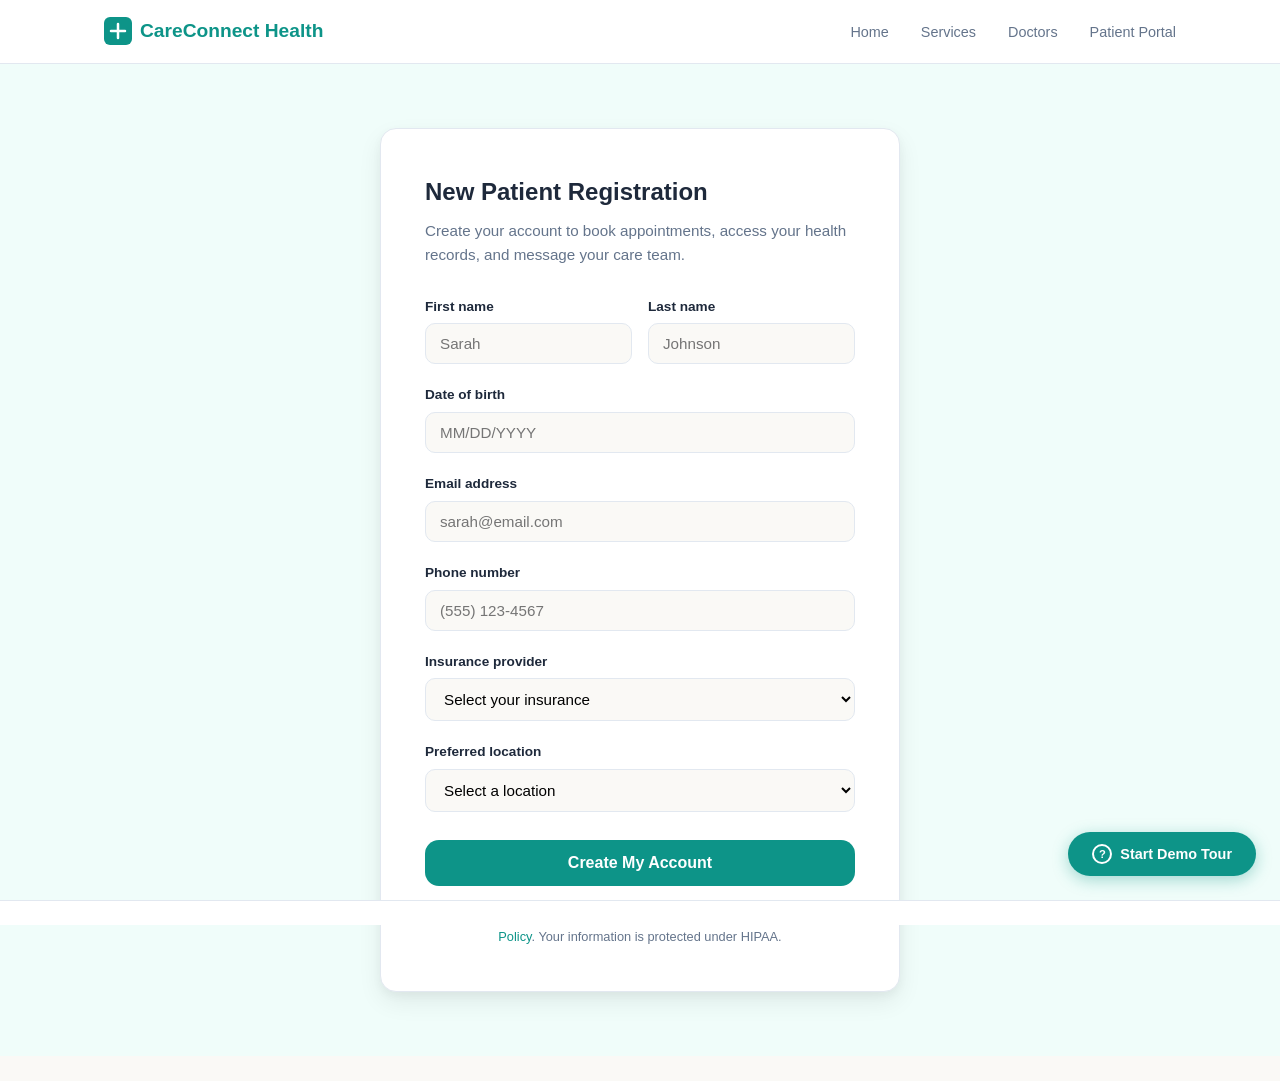
<file: signup.html>
<!DOCTYPE html>
<html lang="en">
<head>
  <meta charset="UTF-8">
  <meta name="viewport" content="width=device-width, initial-scale=1.0">
  <title>New Patient Registration - CareConnect Health</title>
  <link rel="stylesheet" href="style.css">
  <link rel="stylesheet" href="tour.css">
  <!-- REBRANDLY CONVERSION TRACKING -->
  <script src="https://track.rebrandly.click/sdk/latest/rbly.min.js" data-api-key="433200b2fd6141da82f1bd3d49b8dce8"></script>
</head>
<body>

  <!-- Nav -->
  <nav class="nav">
    <div class="container">
      <a href="index.html" class="nav-logo">
        <svg viewBox="0 0 28 28" fill="none"><rect width="28" height="28" rx="6" fill="#0d9488"/><path d="M14 7v14M7 14h14" stroke="#fff" stroke-width="2.5" stroke-linecap="round"/></svg>
        CareConnect Health
      </a>
      <ul class="nav-links">
        <li><a href="index.html">Home</a></li>
        <li><a href="services.html">Services</a></li>
        <li><a href="doctors.html">Doctors</a></li>
        <li><a href="patient-portal.html">Patient Portal</a></li>
      </ul>
    </div>
  </nav>

  <!-- Registration Form -->
  <section class="form-page">
    <div class="container">
      <div class="form-wrapper">
        <h1>New Patient Registration</h1>
        <p>Create your account to book appointments, access your health records, and message your care team.</p>

        <form id="signup-form" action="thank-you.html" method="GET">
          <div class="form-row">
            <div class="form-group">
              <label for="first-name">First name</label>
              <input type="text" id="first-name" name="first_name" placeholder="Sarah" required>
            </div>
            <div class="form-group">
              <label for="last-name">Last name</label>
              <input type="text" id="last-name" name="last_name" placeholder="Johnson" required>
            </div>
          </div>

          <div class="form-group">
            <label for="dob">Date of birth</label>
            <input type="text" id="dob" name="dob" placeholder="MM/DD/YYYY" required>
          </div>

          <div class="form-group">
            <label for="email">Email address</label>
            <input type="email" id="email" name="email" placeholder="sarah@email.com" required>
          </div>

          <div class="form-group">
            <label for="phone">Phone number</label>
            <input type="tel" id="phone" name="phone" placeholder="(555) 123-4567" required>
          </div>

          <div class="form-group">
            <label for="insurance">Insurance provider</label>
            <select id="insurance" name="insurance">
              <option value="">Select your insurance</option>
              <option value="aetna">Aetna</option>
              <option value="blue-cross">Blue Cross Blue Shield</option>
              <option value="cigna">Cigna</option>
              <option value="unitedhealth">UnitedHealthcare</option>
              <option value="kaiser">Kaiser Permanente</option>
              <option value="medicare">Medicare</option>
              <option value="self-pay">Self-Pay</option>
              <option value="other">Other</option>
            </select>
          </div>

          <div class="form-group">
            <label for="location">Preferred location</label>
            <select id="location" name="location">
              <option value="">Select a location</option>
              <option value="downtown">Downtown Clinic</option>
              <option value="westside">Westside Medical</option>
              <option value="northpark">Northpark Health Center</option>
            </select>
          </div>

          <button type="submit" class="btn btn-primary btn-large">Create My Account</button>
        </form>

        <div class="form-footer">
          By creating an account you agree to our <a href="#">Terms of Service</a> and <a href="#">Privacy Policy</a>. Your information is protected under HIPAA.
        </div>
      </div>
    </div>
  </section>

  <script src="app.js"></script>
  <script src="tour.js"></script>
</body>
</html>
</file>
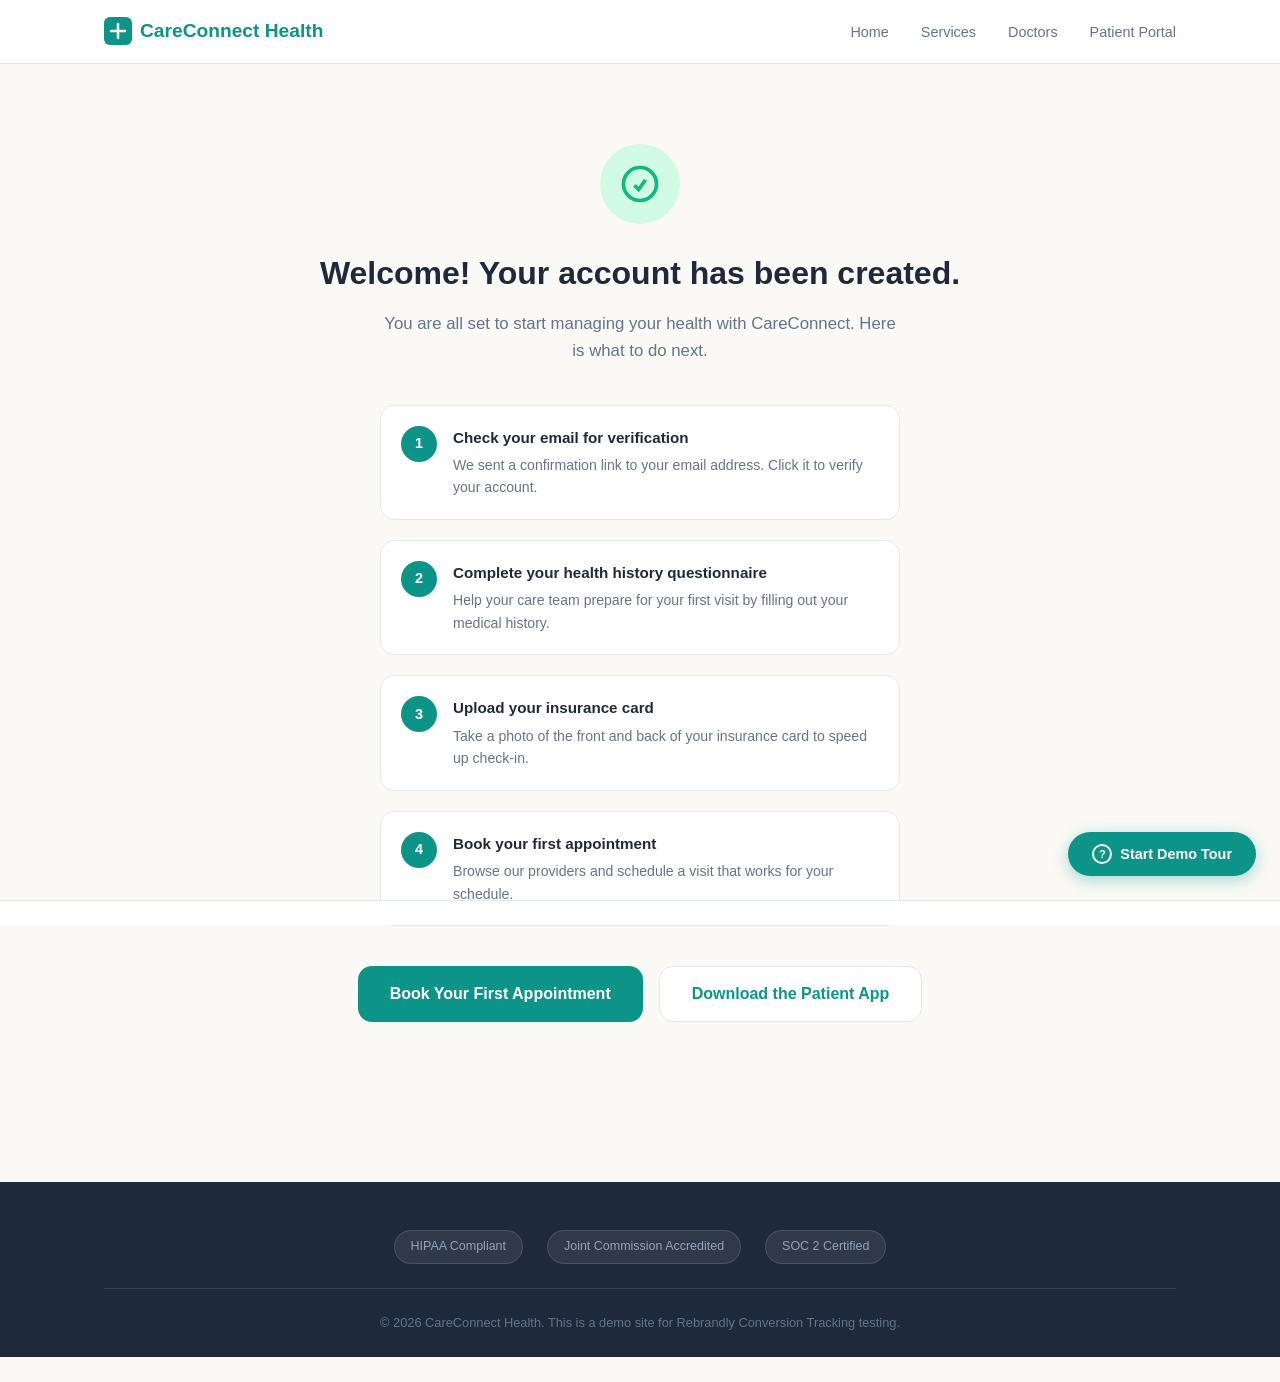
<file: thank-you.html>
<!DOCTYPE html>
<html lang="en">
<head>
  <meta charset="UTF-8">
  <meta name="viewport" content="width=device-width, initial-scale=1.0">
  <title>Welcome - CareConnect Health</title>
  <link rel="stylesheet" href="style.css">
  <link rel="stylesheet" href="tour.css">
  <!-- REBRANDLY CONVERSION TRACKING -->
  <script src="https://track.rebrandly.click/sdk/latest/rbly.min.js" data-api-key="433200b2fd6141da82f1bd3d49b8dce8"></script>
</head>
<body>

  <!-- Nav -->
  <nav class="nav">
    <div class="container">
      <a href="index.html" class="nav-logo">
        <svg viewBox="0 0 28 28" fill="none"><rect width="28" height="28" rx="6" fill="#0d9488"/><path d="M14 7v14M7 14h14" stroke="#fff" stroke-width="2.5" stroke-linecap="round"/></svg>
        CareConnect Health
      </a>
      <ul class="nav-links">
        <li><a href="index.html">Home</a></li>
        <li><a href="services.html">Services</a></li>
        <li><a href="doctors.html">Doctors</a></li>
        <li><a href="patient-portal.html">Patient Portal</a></li>
      </ul>
    </div>
  </nav>

  <!-- Success -->
  <section class="success-page" id="success-section">
    <div class="container">
      <div class="success-icon">
        <svg viewBox="0 0 24 24" fill="none" stroke="currentColor" stroke-width="2"><path d="M9 12.75L11.25 15 15 9.75M21 12a9 9 0 11-18 0 9 9 0 0118 0z"/></svg>
      </div>
      <h1>Welcome! Your account has been created.</h1>
      <p>You are all set to start managing your health with CareConnect. Here is what to do next.</p>

      <div class="onboarding-checklist">
        <div class="checklist-item">
          <div class="checklist-number">1</div>
          <div>
            <h3>Check your email for verification</h3>
            <p>We sent a confirmation link to your email address. Click it to verify your account.</p>
          </div>
        </div>
        <div class="checklist-item">
          <div class="checklist-number">2</div>
          <div>
            <h3>Complete your health history questionnaire</h3>
            <p>Help your care team prepare for your first visit by filling out your medical history.</p>
          </div>
        </div>
        <div class="checklist-item">
          <div class="checklist-number">3</div>
          <div>
            <h3>Upload your insurance card</h3>
            <p>Take a photo of the front and back of your insurance card to speed up check-in.</p>
          </div>
        </div>
        <div class="checklist-item">
          <div class="checklist-number">4</div>
          <div>
            <h3>Book your first appointment</h3>
            <p>Browse our providers and schedule a visit that works for your schedule.</p>
          </div>
        </div>
      </div>

      <div class="success-actions">
        <a href="doctors.html" class="btn btn-primary btn-large">Book Your First Appointment</a>
        <a href="#" class="btn btn-secondary btn-large">Download the Patient App</a>
      </div>
    </div>
  </section>

  <!-- Footer -->
  <footer class="footer" style="margin-top: 80px;">
    <div class="container">
      <div class="footer-trust">
        <span class="trust-badge">HIPAA Compliant</span>
        <span class="trust-badge">Joint Commission Accredited</span>
        <span class="trust-badge">SOC 2 Certified</span>
      </div>
      <div class="footer-bottom">
        &copy; 2026 CareConnect Health. This is a demo site for Rebrandly Conversion Tracking testing.
      </div>
    </div>
  </footer>

  <script src="app.js"></script>
  <script src="tour.js"></script>
</body>
</html>
</file>
<file: style.css>
/* === Reset & Base === */
*, *::before, *::after {
  margin: 0;
  padding: 0;
  box-sizing: border-box;
}

:root {
  --primary: #0d9488;
  --primary-dark: #0f766e;
  --primary-light: #ccfbf1;
  --primary-lighter: #f0fdfa;
  --accent: #14b8a6;
  --text: #1e293b;
  --text-light: #64748b;
  --bg: #faf9f6;
  --bg-alt: #f0fdfa;
  --bg-white: #ffffff;
  --border: #e2e8f0;
  --success: #10b981;
  --radius: 14px;
  --radius-sm: 10px;
  --shadow: 0 1px 3px rgba(0,0,0,0.06), 0 1px 2px rgba(0,0,0,0.04);
  --shadow-md: 0 4px 12px rgba(0,0,0,0.06), 0 2px 4px rgba(0,0,0,0.04);
  --shadow-lg: 0 10px 25px rgba(0,0,0,0.07), 0 4px 10px rgba(0,0,0,0.04);
}

body {
  font-family: -apple-system, BlinkMacSystemFont, 'Segoe UI', Roboto, sans-serif;
  color: var(--text);
  background: var(--bg);
  line-height: 1.6;
}

a {
  color: var(--primary);
  text-decoration: none;
}

img {
  max-width: 100%;
}

/* === Layout === */
.container {
  max-width: 1120px;
  margin: 0 auto;
  padding: 0 24px;
}

/* === Nav === */
.nav {
  background: var(--bg-white);
  border-bottom: 1px solid var(--border);
  padding: 16px 0;
  position: sticky;
  top: 0;
  z-index: 100;
}

.nav .container {
  display: flex;
  align-items: center;
  justify-content: space-between;
}

.nav-logo {
  font-size: 1.2rem;
  font-weight: 700;
  color: var(--primary);
  display: flex;
  align-items: center;
  gap: 8px;
}

.nav-logo svg {
  width: 28px;
  height: 28px;
}

.nav-links {
  display: flex;
  align-items: center;
  gap: 32px;
  list-style: none;
}

.nav-links a {
  color: var(--text-light);
  font-size: 0.9rem;
  font-weight: 500;
  transition: color 0.2s;
}

.nav-links a:hover,
.nav-links a.active {
  color: var(--primary);
}

.nav-links .btn {
  color: #fff;
}

/* === Buttons === */
.btn {
  display: inline-flex;
  align-items: center;
  gap: 8px;
  padding: 10px 24px;
  border-radius: var(--radius-sm);
  font-size: 0.9rem;
  font-weight: 600;
  cursor: pointer;
  border: none;
  transition: all 0.25s ease;
}

.btn-primary {
  background: var(--primary);
  color: #fff;
}

.btn-primary:hover {
  background: var(--primary-dark);
  color: #fff;
  transform: translateY(-1px);
  box-shadow: 0 4px 12px rgba(13, 148, 136, 0.3);
}

.btn-secondary {
  background: var(--bg-white);
  color: var(--primary);
  border: 1px solid var(--border);
}

.btn-secondary:hover {
  border-color: var(--primary);
  background: var(--primary-lighter);
}

.btn-large {
  padding: 14px 32px;
  font-size: 1rem;
  border-radius: var(--radius);
}

.btn-small {
  padding: 8px 18px;
  font-size: 0.85rem;
}

/* === Hero === */
.hero {
  padding: 80px 0 64px;
  text-align: center;
  background: linear-gradient(180deg, var(--bg) 0%, var(--primary-light) 60%, var(--bg-alt) 100%);
  position: relative;
}

.hero::before {
  content: "";
  position: absolute;
  top: 0;
  left: 0;
  right: 0;
  bottom: 0;
  background:
    radial-gradient(circle at 20% 50%, rgba(13, 148, 136, 0.05) 0%, transparent 50%),
    radial-gradient(circle at 80% 30%, rgba(13, 148, 136, 0.06) 0%, transparent 40%);
  pointer-events: none;
}

.hero-compact {
  padding: 56px 0 48px;
}

.hero h1 {
  font-size: 3rem;
  font-weight: 800;
  line-height: 1.15;
  margin-bottom: 20px;
  color: var(--text);
  position: relative;
}

.hero h1 span {
  color: var(--primary);
}

.hero > .container > p,
.hero p {
  font-size: 1.15rem;
  color: var(--text-light);
  max-width: 600px;
  margin: 0 auto 32px;
  position: relative;
}

/* Hero Search */
.hero-search {
  display: flex;
  gap: 12px;
  max-width: 560px;
  margin: 0 auto 24px;
  position: relative;
}

.search-input-wrapper {
  flex: 1;
  position: relative;
}

.search-icon {
  position: absolute;
  left: 14px;
  top: 50%;
  transform: translateY(-50%);
  width: 20px;
  height: 20px;
  color: var(--text-light);
}

.search-input {
  width: 100%;
  padding: 14px 14px 14px 44px;
  border: 1px solid var(--border);
  border-radius: var(--radius);
  font-size: 1rem;
  background: var(--bg-white);
  box-shadow: var(--shadow);
  color: var(--text-light);
}

.search-input:focus {
  outline: none;
  border-color: var(--primary);
  box-shadow: 0 0 0 3px var(--primary-light);
}

/* Hero Badges */
.hero-badges {
  display: flex;
  gap: 12px;
  justify-content: center;
  flex-wrap: wrap;
  position: relative;
}

.hero-badge {
  background: var(--bg-white);
  border: 1px solid var(--border);
  border-radius: 20px;
  padding: 6px 16px;
  font-size: 0.82rem;
  color: var(--text-light);
  font-weight: 500;
}

/* === Sections === */
.section {
  padding: 80px 0;
}

.section-alt {
  background: var(--bg-alt);
}

.section-header {
  text-align: center;
  margin-bottom: 48px;
}

.section-header h2 {
  font-size: 2rem;
  font-weight: 700;
  margin-bottom: 12px;
  color: var(--text);
}

.section-header p {
  color: var(--text-light);
  font-size: 1.1rem;
  max-width: 560px;
  margin: 0 auto;
}

.section-footer {
  text-align: center;
  margin-top: 40px;
}

/* === Services Grid (Homepage) === */
.services-grid {
  display: grid;
  grid-template-columns: repeat(auto-fit, minmax(300px, 1fr));
  gap: 24px;
}

.service-card {
  background: var(--bg-white);
  border: 1px solid var(--border);
  border-radius: var(--radius);
  padding: 28px;
  text-decoration: none;
  color: var(--text);
  transition: all 0.25s ease;
}

.service-card:hover {
  box-shadow: var(--shadow-lg);
  transform: translateY(-2px);
  border-color: var(--primary-light);
}

.service-icon {
  width: 48px;
  height: 48px;
  background: var(--primary-light);
  border-radius: 12px;
  display: flex;
  align-items: center;
  justify-content: center;
  margin-bottom: 16px;
}

.service-icon svg {
  width: 24px;
  height: 24px;
  color: var(--primary);
}

.service-card h3 {
  font-size: 1.05rem;
  margin-bottom: 6px;
  font-weight: 600;
}

.service-card p {
  color: var(--text-light);
  font-size: 0.9rem;
  line-height: 1.5;
}

/* === Specialty Grid (Services Page) === */
.specialty-grid {
  display: grid;
  grid-template-columns: repeat(auto-fit, minmax(280px, 1fr));
  gap: 24px;
}

.specialty-card {
  background: var(--bg-white);
  border: 1px solid var(--border);
  border-radius: var(--radius);
  padding: 32px;
  transition: all 0.25s ease;
}

.specialty-card:hover {
  box-shadow: var(--shadow-lg);
  transform: translateY(-2px);
}

.specialty-icon {
  width: 52px;
  height: 52px;
  background: var(--primary-light);
  border-radius: 14px;
  display: flex;
  align-items: center;
  justify-content: center;
  margin-bottom: 18px;
}

.specialty-icon svg {
  width: 26px;
  height: 26px;
  color: var(--primary);
}

.specialty-card h3 {
  font-size: 1.1rem;
  margin-bottom: 8px;
  font-weight: 600;
}

.specialty-card p {
  color: var(--text-light);
  font-size: 0.9rem;
  line-height: 1.6;
  margin-bottom: 16px;
}

.specialty-link {
  font-size: 0.88rem;
  font-weight: 600;
  color: var(--primary);
}

.specialty-link:hover {
  color: var(--primary-dark);
}

/* === How It Works Steps === */
.steps-row {
  display: flex;
  align-items: flex-start;
  justify-content: center;
  gap: 0;
}

.step-card {
  text-align: center;
  flex: 1;
  max-width: 220px;
  padding: 0 16px;
}

.step-number {
  width: 48px;
  height: 48px;
  background: var(--primary);
  color: #fff;
  border-radius: 50%;
  display: flex;
  align-items: center;
  justify-content: center;
  font-size: 1.1rem;
  font-weight: 700;
  margin: 0 auto 16px;
}

.step-card h3 {
  font-size: 1rem;
  margin-bottom: 6px;
  font-weight: 600;
}

.step-card p {
  color: var(--text-light);
  font-size: 0.88rem;
}

.step-connector {
  width: 48px;
  height: 2px;
  background: var(--border);
  margin-top: 24px;
  flex-shrink: 0;
}

/* === Stats === */
.stats-row {
  display: grid;
  grid-template-columns: repeat(auto-fit, minmax(200px, 1fr));
  gap: 32px;
  text-align: center;
}

.stat h3 {
  font-size: 2.5rem;
  font-weight: 800;
  color: var(--primary);
}

.stat p {
  color: var(--text-light);
  margin-top: 4px;
}

/* === Doctor Cards === */
.filter-section {
  background: var(--bg-white);
  border-bottom: 1px solid var(--border);
  padding: 16px 0;
}

.filter-bar {
  display: flex;
  gap: 8px;
  flex-wrap: wrap;
}

.filter-btn {
  padding: 8px 20px;
  border-radius: 24px;
  border: 1px solid var(--border);
  background: var(--bg-white);
  color: var(--text-light);
  font-size: 0.85rem;
  font-weight: 500;
  cursor: pointer;
  transition: all 0.2s;
}

.filter-btn:hover {
  border-color: var(--primary);
  color: var(--primary);
}

.filter-btn.active {
  background: var(--primary);
  border-color: var(--primary);
  color: #fff;
}

.doctors-grid {
  display: grid;
  grid-template-columns: repeat(auto-fit, minmax(340px, 1fr));
  gap: 24px;
}

.doctor-card {
  background: var(--bg-white);
  border: 1px solid var(--border);
  border-radius: var(--radius);
  padding: 24px;
  display: flex;
  align-items: center;
  gap: 20px;
  transition: all 0.25s ease;
}

.doctor-card:hover {
  box-shadow: var(--shadow-lg);
  transform: translateY(-2px);
}

.doctor-avatar {
  width: 64px;
  height: 64px;
  border-radius: 50%;
  display: flex;
  align-items: center;
  justify-content: center;
  font-weight: 700;
  font-size: 1.1rem;
  flex-shrink: 0;
}

.doctor-info {
  flex: 1;
  min-width: 0;
}

.doctor-info h3 {
  font-size: 1rem;
  font-weight: 600;
  margin-bottom: 2px;
}

.doctor-specialty {
  font-size: 0.85rem;
  color: var(--text-light);
  margin-bottom: 6px;
}

.doctor-rating {
  display: flex;
  align-items: center;
  gap: 6px;
  margin-bottom: 8px;
}

.doctor-rating .stars {
  color: #f59e0b;
  font-size: 0.85rem;
  letter-spacing: 1px;
}

.doctor-rating .rating-text {
  font-size: 0.8rem;
  color: var(--text-light);
}

.doctor-badge {
  display: inline-block;
  font-size: 0.75rem;
  font-weight: 600;
  padding: 3px 10px;
  border-radius: 12px;
}

.doctor-badge.accepting {
  background: #d1fae5;
  color: #059669;
}

.doctor-card .btn {
  flex-shrink: 0;
}

/* === Portal Page === */
.portal-page {
  padding: 64px 0;
  min-height: calc(100vh - 65px);
}

.portal-layout {
  display: grid;
  grid-template-columns: 1fr 400px;
  gap: 64px;
  align-items: start;
}

.portal-benefits h1 {
  font-size: 2.2rem;
  font-weight: 800;
  line-height: 1.2;
  margin-bottom: 16px;
}

.portal-benefits h1 span {
  color: var(--primary);
}

.portal-benefits > p {
  color: var(--text-light);
  font-size: 1.05rem;
  margin-bottom: 36px;
}

.benefit-list {
  display: flex;
  flex-direction: column;
  gap: 24px;
}

.benefit-item {
  display: flex;
  gap: 16px;
  align-items: flex-start;
}

.benefit-icon {
  width: 44px;
  height: 44px;
  background: var(--primary-light);
  border-radius: 12px;
  display: flex;
  align-items: center;
  justify-content: center;
  flex-shrink: 0;
}

.benefit-icon svg {
  width: 22px;
  height: 22px;
  color: var(--primary);
}

.benefit-item h3 {
  font-size: 0.95rem;
  font-weight: 600;
  margin-bottom: 2px;
}

.benefit-item p {
  font-size: 0.88rem;
  color: var(--text-light);
}

/* Portal Login */
.portal-login-wrapper {
  position: sticky;
  top: 100px;
}

.portal-login {
  background: var(--bg-white);
  border: 1px solid var(--border);
  border-radius: var(--radius);
  padding: 32px;
  box-shadow: var(--shadow-lg);
}

.portal-login h2 {
  font-size: 1.25rem;
  font-weight: 700;
  margin-bottom: 24px;
  text-align: center;
}

.portal-form .form-group {
  margin-bottom: 18px;
}

.form-check-row {
  display: flex;
  justify-content: space-between;
  align-items: center;
  margin-bottom: 20px;
  font-size: 0.85rem;
}

.form-check {
  display: flex;
  align-items: center;
  gap: 6px;
  color: var(--text-light);
  cursor: pointer;
}

.form-link {
  font-size: 0.85rem;
  color: var(--primary);
}

.portal-signup-link {
  text-align: center;
  margin-top: 20px;
  font-size: 0.88rem;
  color: var(--text-light);
}

.portal-trust {
  display: flex;
  justify-content: center;
  gap: 20px;
  margin-top: 20px;
  flex-wrap: wrap;
}

.portal-trust-item {
  display: flex;
  align-items: center;
  gap: 6px;
  font-size: 0.8rem;
  color: var(--text-light);
}

.portal-trust-item svg {
  color: var(--primary);
}

/* === Testimonials === */
.testimonial-grid {
  display: grid;
  grid-template-columns: repeat(auto-fit, minmax(300px, 1fr));
  gap: 24px;
}

.testimonial-card {
  background: var(--bg-white);
  border: 1px solid var(--border);
  border-radius: var(--radius);
  padding: 28px;
}

.testimonial-stars {
  margin-bottom: 12px;
  color: #f59e0b;
  font-size: 1rem;
  letter-spacing: 2px;
}

.testimonial-card blockquote {
  font-size: 0.95rem;
  color: var(--text-light);
  font-style: italic;
  margin-bottom: 20px;
  line-height: 1.7;
}

.testimonial-author {
  display: flex;
  align-items: center;
  gap: 12px;
}

.testimonial-avatar {
  width: 42px;
  height: 42px;
  border-radius: 50%;
  background: var(--primary-light);
  display: flex;
  align-items: center;
  justify-content: center;
  font-weight: 700;
  color: var(--primary);
  font-size: 0.85rem;
}

.testimonial-name {
  font-weight: 600;
  font-size: 0.9rem;
}

.testimonial-role {
  font-size: 0.8rem;
  color: var(--text-light);
}

/* === CTA Banner === */
.cta-banner {
  background: var(--primary);
  color: #fff;
  padding: 64px 0;
  text-align: center;
}

.cta-banner h2 {
  font-size: 2rem;
  margin-bottom: 12px;
}

.cta-banner p {
  opacity: 0.85;
  margin-bottom: 28px;
  font-size: 1.1rem;
}

.cta-banner .btn-primary {
  background: #fff;
  color: var(--primary);
}

.cta-banner .btn-primary:hover {
  background: var(--primary-light);
  box-shadow: 0 4px 12px rgba(255,255,255,0.3);
}

/* === Forms === */
.form-page {
  padding: 64px 0;
  background: var(--bg-alt);
  min-height: calc(100vh - 65px);
  display: flex;
  align-items: center;
}

.form-wrapper {
  max-width: 520px;
  margin: 0 auto;
  background: var(--bg-white);
  border: 1px solid var(--border);
  border-radius: 16px;
  padding: 44px;
  box-shadow: var(--shadow-lg);
}

.form-wrapper h1 {
  font-size: 1.5rem;
  margin-bottom: 8px;
}

.form-wrapper > p {
  color: var(--text-light);
  margin-bottom: 28px;
  font-size: 0.95rem;
}

.form-group {
  margin-bottom: 20px;
}

.form-group label {
  display: block;
  font-size: 0.85rem;
  font-weight: 600;
  margin-bottom: 6px;
  color: var(--text);
}

.form-group input,
.form-group select {
  width: 100%;
  padding: 11px 14px;
  border: 1px solid var(--border);
  border-radius: var(--radius-sm);
  font-size: 0.95rem;
  background: var(--bg);
  transition: border-color 0.2s;
}

.form-group input:focus,
.form-group select:focus {
  outline: none;
  border-color: var(--primary);
  box-shadow: 0 0 0 3px var(--primary-light);
  background: var(--bg-white);
}

.form-row {
  display: grid;
  grid-template-columns: 1fr 1fr;
  gap: 16px;
}

.form-wrapper .btn {
  width: 100%;
  justify-content: center;
  margin-top: 8px;
}

.form-footer {
  text-align: center;
  margin-top: 20px;
  font-size: 0.8rem;
  color: var(--text-light);
  line-height: 1.6;
}

.form-footer a {
  color: var(--primary);
}

/* === Thank You / Success === */
.success-page {
  padding: 80px 0;
  text-align: center;
  min-height: calc(100vh - 65px);
}

.success-icon {
  width: 80px;
  height: 80px;
  background: #d1fae5;
  border-radius: 50%;
  display: flex;
  align-items: center;
  justify-content: center;
  margin: 0 auto 24px;
}

.success-icon svg {
  width: 44px;
  height: 44px;
  color: var(--success);
}

.success-page h1 {
  font-size: 2rem;
  margin-bottom: 12px;
}

.success-page > .container > p {
  color: var(--text-light);
  font-size: 1.05rem;
  max-width: 520px;
  margin: 0 auto 40px;
}

/* Onboarding Checklist */
.onboarding-checklist {
  max-width: 520px;
  margin: 0 auto 40px;
  text-align: left;
  display: flex;
  flex-direction: column;
  gap: 20px;
}

.checklist-item {
  display: flex;
  gap: 16px;
  align-items: flex-start;
  background: var(--bg-white);
  border: 1px solid var(--border);
  border-radius: var(--radius);
  padding: 20px;
}

.checklist-number {
  width: 36px;
  height: 36px;
  background: var(--primary);
  color: #fff;
  border-radius: 50%;
  display: flex;
  align-items: center;
  justify-content: center;
  font-weight: 700;
  font-size: 0.9rem;
  flex-shrink: 0;
}

.checklist-item h3 {
  font-size: 0.95rem;
  font-weight: 600;
  margin-bottom: 4px;
}

.checklist-item p {
  font-size: 0.88rem;
  color: var(--text-light);
}

.success-actions {
  display: flex;
  gap: 16px;
  justify-content: center;
  flex-wrap: wrap;
}

/* === Footer === */
.footer {
  background: var(--text);
  color: #cbd5e1;
  padding: 48px 0 24px;
}

.footer-grid {
  display: grid;
  grid-template-columns: 2fr 1fr 1fr 1fr;
  gap: 48px;
  margin-bottom: 32px;
}

.footer-brand p {
  font-size: 0.85rem;
  margin-top: 8px;
  line-height: 1.7;
}

.footer h4 {
  color: #fff;
  font-size: 0.85rem;
  text-transform: uppercase;
  letter-spacing: 0.05em;
  margin-bottom: 16px;
}

.footer ul {
  list-style: none;
}

.footer ul li {
  margin-bottom: 8px;
}

.footer ul a {
  color: #94a3b8;
  font-size: 0.85rem;
  transition: color 0.2s;
}

.footer ul a:hover {
  color: #fff;
}

.footer-trust {
  display: flex;
  justify-content: center;
  gap: 24px;
  margin-bottom: 24px;
  flex-wrap: wrap;
}

.trust-badge {
  background: rgba(255,255,255,0.08);
  border: 1px solid rgba(255,255,255,0.12);
  border-radius: 20px;
  padding: 6px 16px;
  font-size: 0.78rem;
  color: #94a3b8;
  font-weight: 500;
}

.footer-bottom {
  border-top: 1px solid #334155;
  padding-top: 24px;
  font-size: 0.8rem;
  color: #64748b;
  text-align: center;
}

/* === Responsive === */
@media (max-width: 768px) {
  .hero h1 {
    font-size: 2rem;
  }

  .nav-links {
    gap: 16px;
  }

  .footer-grid {
    grid-template-columns: 1fr 1fr;
  }

  .portal-layout {
    grid-template-columns: 1fr;
  }

  .doctors-grid {
    grid-template-columns: 1fr;
  }

  .doctor-card {
    flex-direction: column;
    text-align: center;
  }

  .hero-search {
    flex-direction: column;
  }

  .steps-row {
    flex-direction: column;
    align-items: center;
  }

  .step-connector {
    width: 2px;
    height: 24px;
    margin: 0;
  }
}
</file>
<file: tour.css>
/* === Tour Overlay System === */

/* Floating launch button */
.tour-launch {
  position: fixed;
  bottom: 24px;
  right: 24px;
  background: var(--primary, #0d9488);
  color: #fff;
  border: none;
  padding: 12px 24px;
  border-radius: 40px;
  font-size: 0.9rem;
  font-weight: 700;
  cursor: pointer;
  box-shadow: 0 4px 16px rgba(13, 148, 136, 0.35);
  z-index: 9000;
  display: flex;
  align-items: center;
  gap: 8px;
  transition: all 0.2s;
}

.tour-launch:hover {
  transform: translateY(-2px);
  box-shadow: 0 6px 20px rgba(13, 148, 136, 0.45);
}

.tour-launch.hidden {
  display: none;
}

.tour-launch-icon {
  width: 20px;
  height: 20px;
  border: 2px solid #fff;
  border-radius: 50%;
  display: flex;
  align-items: center;
  justify-content: center;
  font-size: 0.7rem;
  font-weight: 800;
}

/* Backdrop -- only visible once tour is started, never on page load */
.tour-backdrop {
  position: fixed;
  inset: 0;
  background: rgba(15, 23, 42, 0.5);
  z-index: 9998;
  opacity: 0;
  pointer-events: none;
  transition: opacity 0.3s;
}

.tour-backdrop.visible {
  opacity: 1;
  pointer-events: auto;
}

/* Spotlight cutout on the target element */
.tour-spotlight {
  position: absolute;
  border-radius: 12px;
  box-shadow: 0 0 0 9999px rgba(15, 23, 42, 0.55);
  z-index: 9999;
  pointer-events: none;
  transition: all 0.4s ease;
  display: none;
}

/* Centered tooltip (for steps with no target element) */
.tour-tooltip.tour-tooltip-center {
  position: fixed;
  top: 50%;
  left: 50%;
  transform: translate(-50%, -50%);
}

.tour-tooltip.tour-tooltip-center.visible {
  transform: translate(-50%, -50%);
}

/* Tooltip */
.tour-tooltip {
  position: absolute;
  z-index: 10000;
  background: #fff;
  border-radius: 16px;
  box-shadow: 0 20px 40px rgba(0,0,0,0.15), 0 0 0 1px rgba(0,0,0,0.05);
  width: 380px;
  max-width: calc(100vw - 32px);
  opacity: 0;
  transform: translateY(8px);
  transition: all 0.3s ease;
  pointer-events: none;
}

.tour-tooltip.visible {
  opacity: 1;
  transform: translateY(0);
  pointer-events: auto;
}

/* Tooltip arrow */
.tour-tooltip::before {
  content: "";
  position: absolute;
  width: 14px;
  height: 14px;
  background: #fff;
  transform: rotate(45deg);
  box-shadow: -1px -1px 0 0 rgba(0,0,0,0.05);
}

.tour-tooltip.arrow-top::before {
  top: -7px;
  left: 32px;
}

.tour-tooltip.arrow-bottom::before {
  bottom: -7px;
  left: 32px;
  box-shadow: 1px 1px 0 0 rgba(0,0,0,0.05);
}

.tour-tooltip.arrow-left::before {
  left: -7px;
  top: 24px;
}

.tour-tooltip.arrow-right::before {
  right: -7px;
  top: 24px;
  box-shadow: 1px -1px 0 0 rgba(0,0,0,0.05);
}

/* Tooltip content */
.tour-tooltip-header {
  padding: 20px 24px 0;
  display: flex;
  align-items: center;
  gap: 10px;
}

.tour-step-badge {
  background: var(--primary, #0d9488);
  color: #fff;
  font-size: 0.7rem;
  font-weight: 700;
  padding: 3px 10px;
  border-radius: 10px;
  text-transform: uppercase;
  letter-spacing: 0.04em;
  white-space: nowrap;
}

.tour-tooltip-title {
  font-size: 1rem;
  font-weight: 700;
  color: #1e293b;
}

.tour-tooltip-body {
  padding: 12px 24px 0;
  font-size: 0.88rem;
  color: #64748b;
  line-height: 1.65;
}

.tour-tooltip-body code {
  background: #ccfbf1;
  padding: 2px 6px;
  border-radius: 4px;
  font-size: 0.8rem;
  color: #0f766e;
}

.tour-tooltip-body .tour-code-block {
  background: #1e293b;
  border-radius: 8px;
  padding: 12px 14px;
  margin: 10px 0;
  overflow-x: auto;
}

.tour-tooltip-body .tour-code-block code {
  background: none;
  color: #e2e8f0;
  font-size: 0.78rem;
  padding: 0;
  display: block;
  white-space: pre;
  line-height: 1.6;
}

/* Tooltip footer / nav */
.tour-tooltip-footer {
  padding: 16px 24px 20px;
  display: flex;
  align-items: center;
  justify-content: space-between;
}

.tour-progress {
  display: flex;
  gap: 6px;
}

.tour-progress-dot {
  width: 8px;
  height: 8px;
  border-radius: 50%;
  background: #e2e8f0;
  transition: background 0.3s;
}

.tour-progress-dot.active {
  background: var(--primary, #0d9488);
}

.tour-progress-dot.done {
  background: #10b981;
}

.tour-nav {
  display: flex;
  gap: 8px;
}

.tour-btn {
  padding: 8px 16px;
  border-radius: 8px;
  font-size: 0.82rem;
  font-weight: 600;
  cursor: pointer;
  border: none;
  transition: all 0.2s;
}

.tour-btn-secondary {
  background: #f8fafb;
  color: #64748b;
  border: 1px solid #e2e8f0;
}

.tour-btn-secondary:hover {
  border-color: var(--primary, #0d9488);
  color: var(--primary, #0d9488);
}

.tour-btn-primary {
  background: var(--primary, #0d9488);
  color: #fff;
}

.tour-btn-primary:hover {
  background: var(--primary-dark, #0f766e);
}

.tour-btn-close {
  background: none;
  border: none;
  color: #64748b;
  font-size: 1.2rem;
  cursor: pointer;
  padding: 2px 6px;
  border-radius: 4px;
  position: absolute;
  top: 12px;
  right: 12px;
}

.tour-btn-close:hover {
  background: #f8fafb;
  color: #1e293b;
}

/* Bottom progress bar */
.tour-bar {
  position: fixed;
  bottom: 0;
  left: 0;
  right: 0;
  background: #fff;
  border-top: 1px solid #e2e8f0;
  padding: 12px 24px;
  z-index: 10001;
  display: flex;
  align-items: center;
  justify-content: center;
  gap: 24px;
  transform: translateY(100%);
  transition: transform 0.3s ease;
}

.tour-bar.visible {
  transform: translateY(0);
}

.tour-bar-steps {
  display: flex;
  align-items: center;
  gap: 8px;
}

.tour-bar-step {
  display: flex;
  align-items: center;
  gap: 6px;
  font-size: 0.8rem;
  color: #64748b;
  font-weight: 500;
}

.tour-bar-step.active {
  color: var(--primary, #0d9488);
  font-weight: 700;
}

.tour-bar-step.done {
  color: #10b981;
}

.tour-bar-step-num {
  width: 24px;
  height: 24px;
  border-radius: 50%;
  background: #e2e8f0;
  color: #64748b;
  display: flex;
  align-items: center;
  justify-content: center;
  font-size: 0.7rem;
  font-weight: 700;
  transition: all 0.3s;
}

.tour-bar-step.active .tour-bar-step-num {
  background: var(--primary, #0d9488);
  color: #fff;
}

.tour-bar-step.done .tour-bar-step-num {
  background: #10b981;
  color: #fff;
}

.tour-bar-connector {
  width: 32px;
  height: 2px;
  background: #e2e8f0;
}

.tour-bar-connector.done {
  background: #10b981;
}

/* Highlighted element ring */
.tour-highlight {
  outline: 3px solid var(--primary, #0d9488) !important;
  outline-offset: 4px;
  border-radius: 12px;
  position: relative;
  z-index: 9999;
}

/* Responsive */
@media (max-width: 480px) {
  .tour-tooltip {
    width: calc(100vw - 24px);
  }
}
</file>
